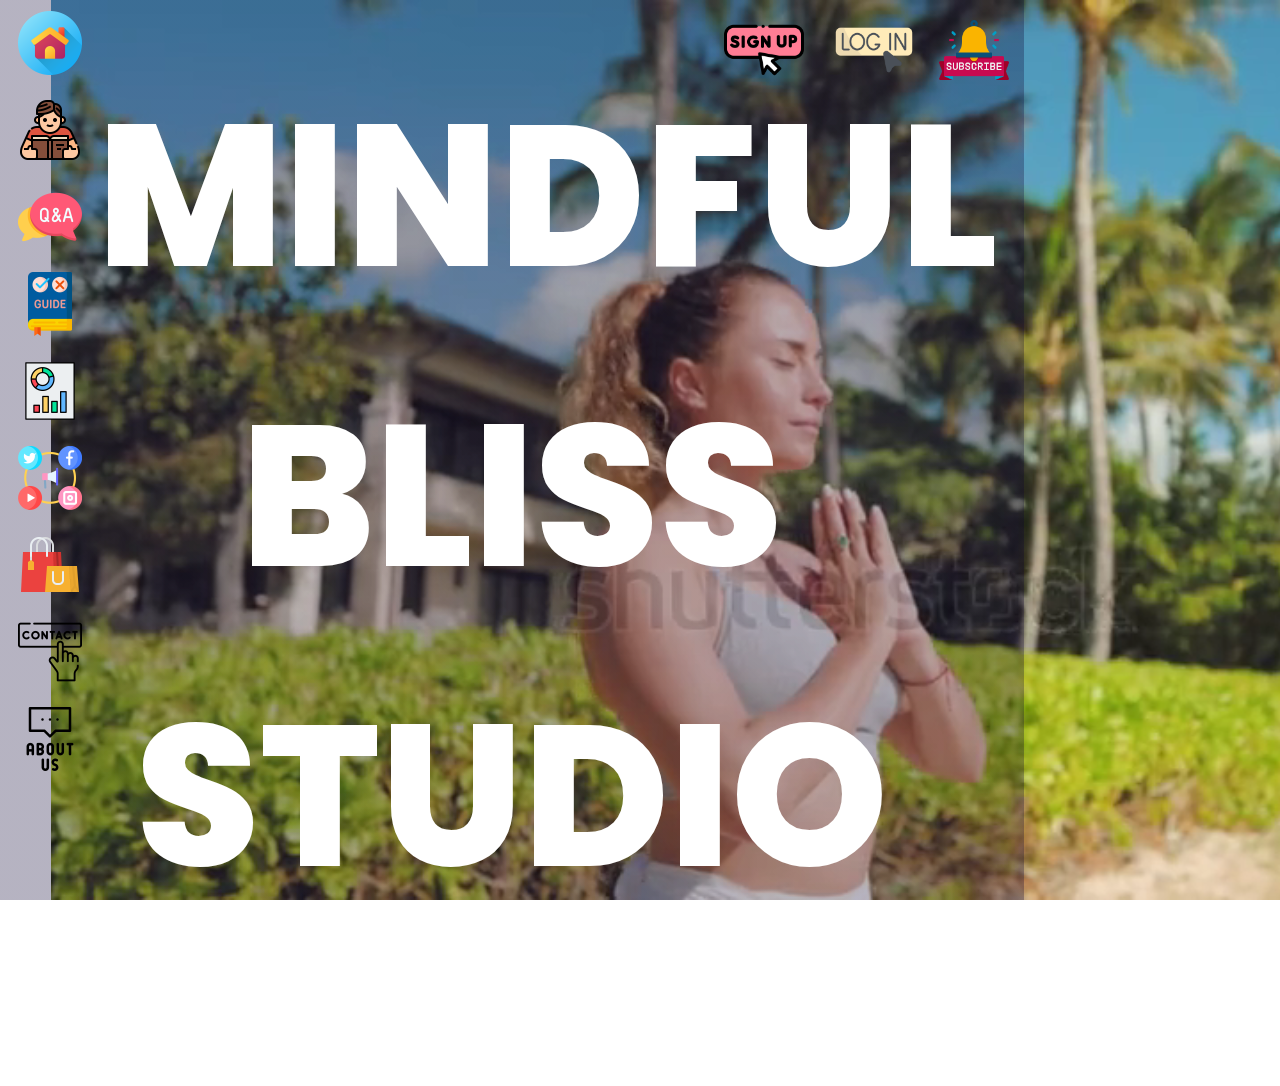
<file: index.html>
<!DOCTYPE html>
<html lang="en">
<head> 
    <meta charset="UTF-8" />
    <meta http-equiv="X-UA-Compatible" content="IE=edge" />
    <meta name="viewport" content = "width = device-width,initial scale=1.0">
    <title>
    HAPPY SOUL
    </title>
    <link rel="stylesheet" href="style.css">
    <link rel="icon" type="image/x-icon" href="icon.png">
</head>
<style>
   
   #subscribe {
       cursor: pointer;
   }
   
 
   .blurred {
       filter: blur(2px); 
   }
</style>
<body>
            <nav class="sidebar">
                <a href="index.html" target="_self" > 
                    <img src="home.png"/>
                 </a>
                 <br>
                 <a href="intro.html" target="_blank" > 
                    <img src="reading.png"/>
                 </a>
                 <br>
                 <a href="why.html" target="_blank" > 
                    <img src="qa.png"/>
                 </a>
                 <br>

                 <a href="session.html" target="_blank" > 
                    <img src="guide.png"/>
                 </a>
                 <br>
                 <a href="tracking.html" target="_blank" > 
                    <img src="tracking.png"/>
                 </a>
                 <br>
                 <a href="media.html" target="_blank" > 
                    <img src="social-media.png"/>
                 </a>
                 <br>
                 <a href="shopping.html" target="_blank" > 
                    <img src="online-shopping.png"/>
                 </a>
                 <br>
                 <a href="contact.html" target="_blank" > 
                    <img src="contact.png"/>
                 </a>
                 <a href="aboutus.html" target="_blank" > 
                    <img src="about-us.png"/>
                 </a>
                
              </nav>
              <div class="container">
              <div class="more">
                <a href="signup.html" target="_blank" > 
                    <img src="signup.png"/>
                 </a>
                 <a href="login.html" target="_blank" > 
                    <img src="log-in.png"/>
                 </a>
                    <img  id="subscribe" src="subscribe.png" onclick="toggleBlur();toggleSubscription()">

                 </a>
            </div>
            </div>
              <div class="hero">
                <video autoplay loop play-inline muted class="back-video">
                    <source src="v1.mp4" type="video/mp4">
                </video>
             <main class="content">
                <h1> MINDFUL BLISS STUDIO</h1>
                <br>
                <h4> Inhale Clarity, Exhale Tension</h4>
             </main>
              </div>

              <script>
               function toggleBlur() {
                   var image = document.getElementById("subscribe");
                   
                   image.classList.toggle("blurred");
               }
               function toggleSubscription() {
            var subscribeButton = document.getElementById("subscribe");
            if (subscribeButton.dataset.subscribed === "true") {
                alert("You unsubscribed!");
                subscribeButton.dataset.subscribed = "false";
            } else {
                alert("Thank you for subscribing! You will now receive updates.");
                subscribeButton.dataset.subscribed = "true";
            }
        }
           </script>
    </body>
</html>
</file>
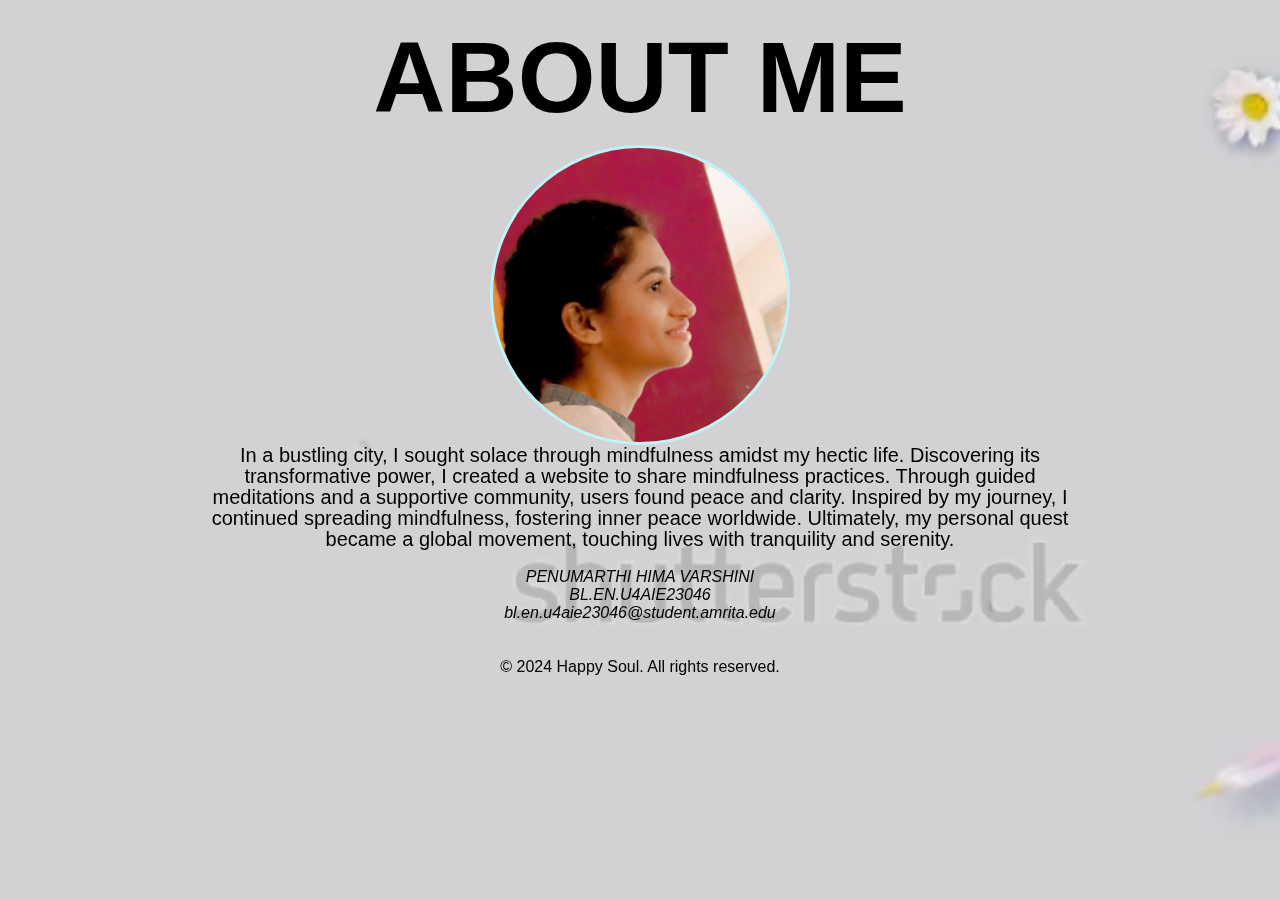
<file: aboutus.html>
<!DOCTYPE html>
<html lang="en">
<head> 
    <meta charset="UTF-8" />
    <meta http-equiv="X-UA-Compatible" content="IE=edge" />
    <meta name="viewport" content = "width = device-width,initial scale=1.0">
    <title>
    HAPPY SOUL
    </title>
    <link rel="stylesheet" href="style3.css">
    <link rel="icon" type="image/x-icon" href="icon.png">
</head>
<body>
    
    <div class="section">
        <video autoplay loop play-inline muted class="back-video">
            <source src="v2.mp4" type="video/mp4">
        </video>
    <div class="hero">
        <article>
            <h1>About me</h1>
            <img src="hima.png">
            <content>

                In a bustling city, I sought solace through mindfulness amidst my hectic life. Discovering its transformative power, I created a website to share mindfulness practices. Through guided meditations and a supportive community, users found peace and clarity. Inspired by my journey, I continued spreading mindfulness, fostering inner peace worldwide. Ultimately, my personal quest became a global movement, touching lives with tranquility and serenity.
            </content>
            <br>
            <br>
          <i>PENUMARTHI HIMA VARSHINI</i>
           <br>
           <i>BL.EN.U4AIE23046</i>
           <br>
        <i>bl.en.u4aie23046@student.amrita.edu</i></article>
        <br>
        <br>
           <footer>
            <p>&copy; 2024 Happy Soul. All rights reserved.</p>
        </footer>
        </article>
        </div>
    </div>
</body>
</html>
</file>
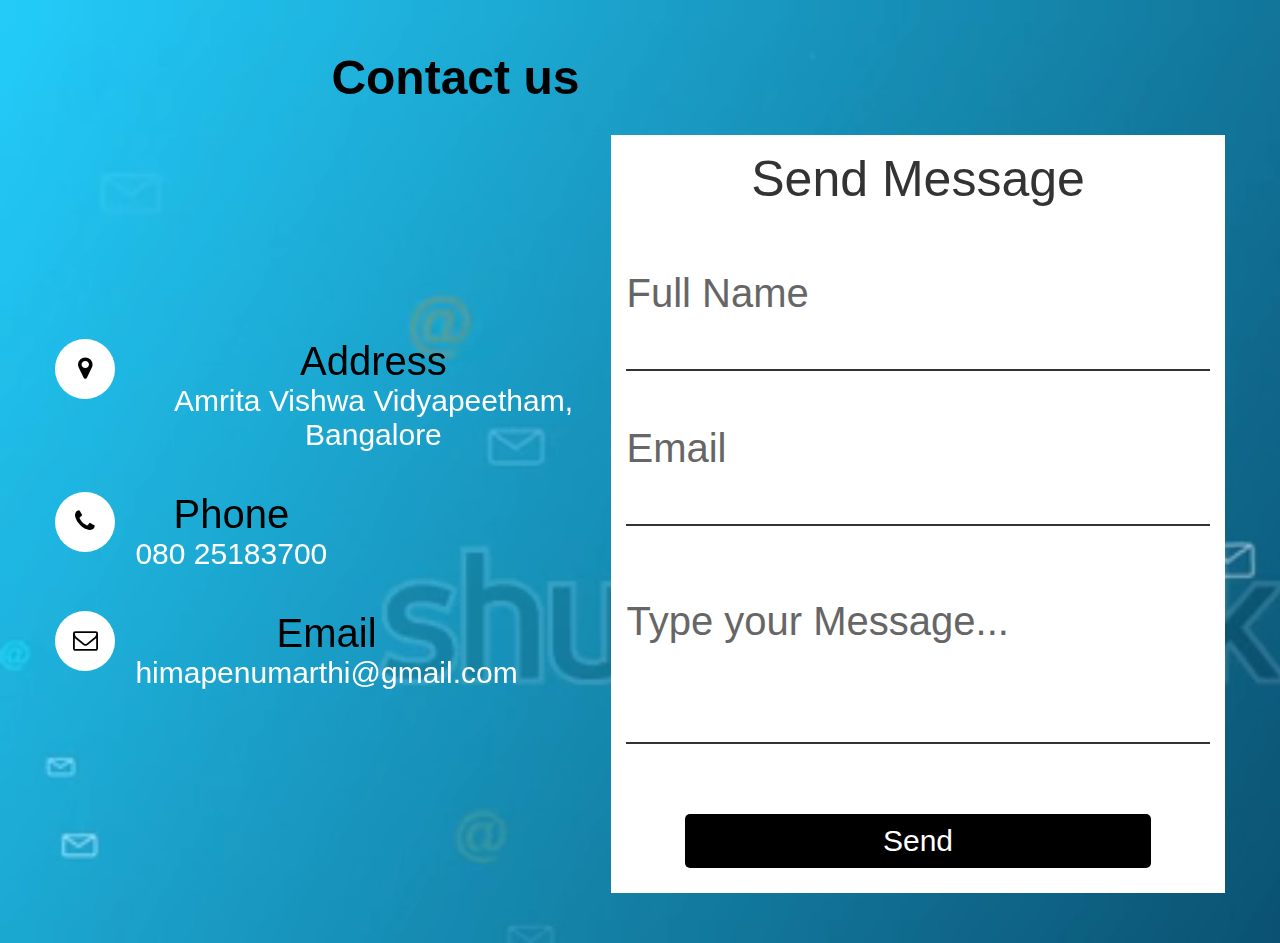
<file: contact.html>
<!DOCTYPE html>
<html lang="en">
<head> 
    <meta charset="UTF-8" />
    <meta http-equiv="X-UA-Compatible" content="IE=edge" />
    <meta name="viewport" content = "width = device-width,initial scale=1.0">
    <title>
    HAPPY SOUL
    </title>
    <link rel="stylesheet" href="https://cdnjs.cloudflare.com/ajax/libs/font-awesome/4.7.0/css/font-awesome.min.css">	
    <link rel="stylesheet" href="style4.css">
    <link rel="icon" type="image/x-icon" href="icon.png">
</head>

<section class="contact">
    <div class="section">
    <video autoplay loop play-inline muted class="back-video">
        <source src="v3.mp4" type="video/mp4">
    </video>
    <div class="content">
        <h2>Contact us</h2>
    </div>
    <div class="container">
        <div class="contactInfo">
            <div class="box">
            <div class="icon">
                <i class="fa fa-map-marker" aria-hidden="true"></i></div>
                <div class="text">
                    <h3>Address</h3>
                    <p>
                        Amrita Vishwa Vidyapeetham, Bangalore 
                    </p>
                </div>
            </div>
                    <div class="box">
                    <div class="icon">
                        <i class="fa fa-phone" aria-hidden="true"></i>
                    </div>
                        <div class="text">
                            <h3>Phone</h3>
                            <p>080 25183700
                            </p>
                        </div>
                    </div>
                            <div class="box">
                            <div class="icon"><i class="fa fa-envelope-o" aria-hidden="true"></i></div>
                                <div class="text">
                                    <h3>Email</h3>
                                    <p>
                himapenumarthi@gmail.com
                                    </p>
                                </div>
                            </div>
                            </div>
                            <div class="contactForm">
                                <form>
                                    <h2>Send Message</h2>
                                    <br>
                                    <br>
                                    <div class="inputbox">
                                        <span>Full Name</span>
                                        <input type="text" name="" required>
                                
                                        </div>
                                        <br>
                                       
                                        <div class="inputbox">
                                            <span>Email</span>
                                             <input type="text" name="" required>
                                            </div>
                                            
                                            <div class="inputbox">
                                                <br>
                                                <br>
                                                <span>Type your Message...</span>
                                                <textarea required></textarea>
                                                </div>
                                                <br>
                                                <br>
                                                <div class="inputbox">
                                                    <input type="submit" name="" value="Send">
                                    </div>
                                </form>
                            </div>
        </div>
</section>

    </form>
</div>
</body>
</html>
</file>
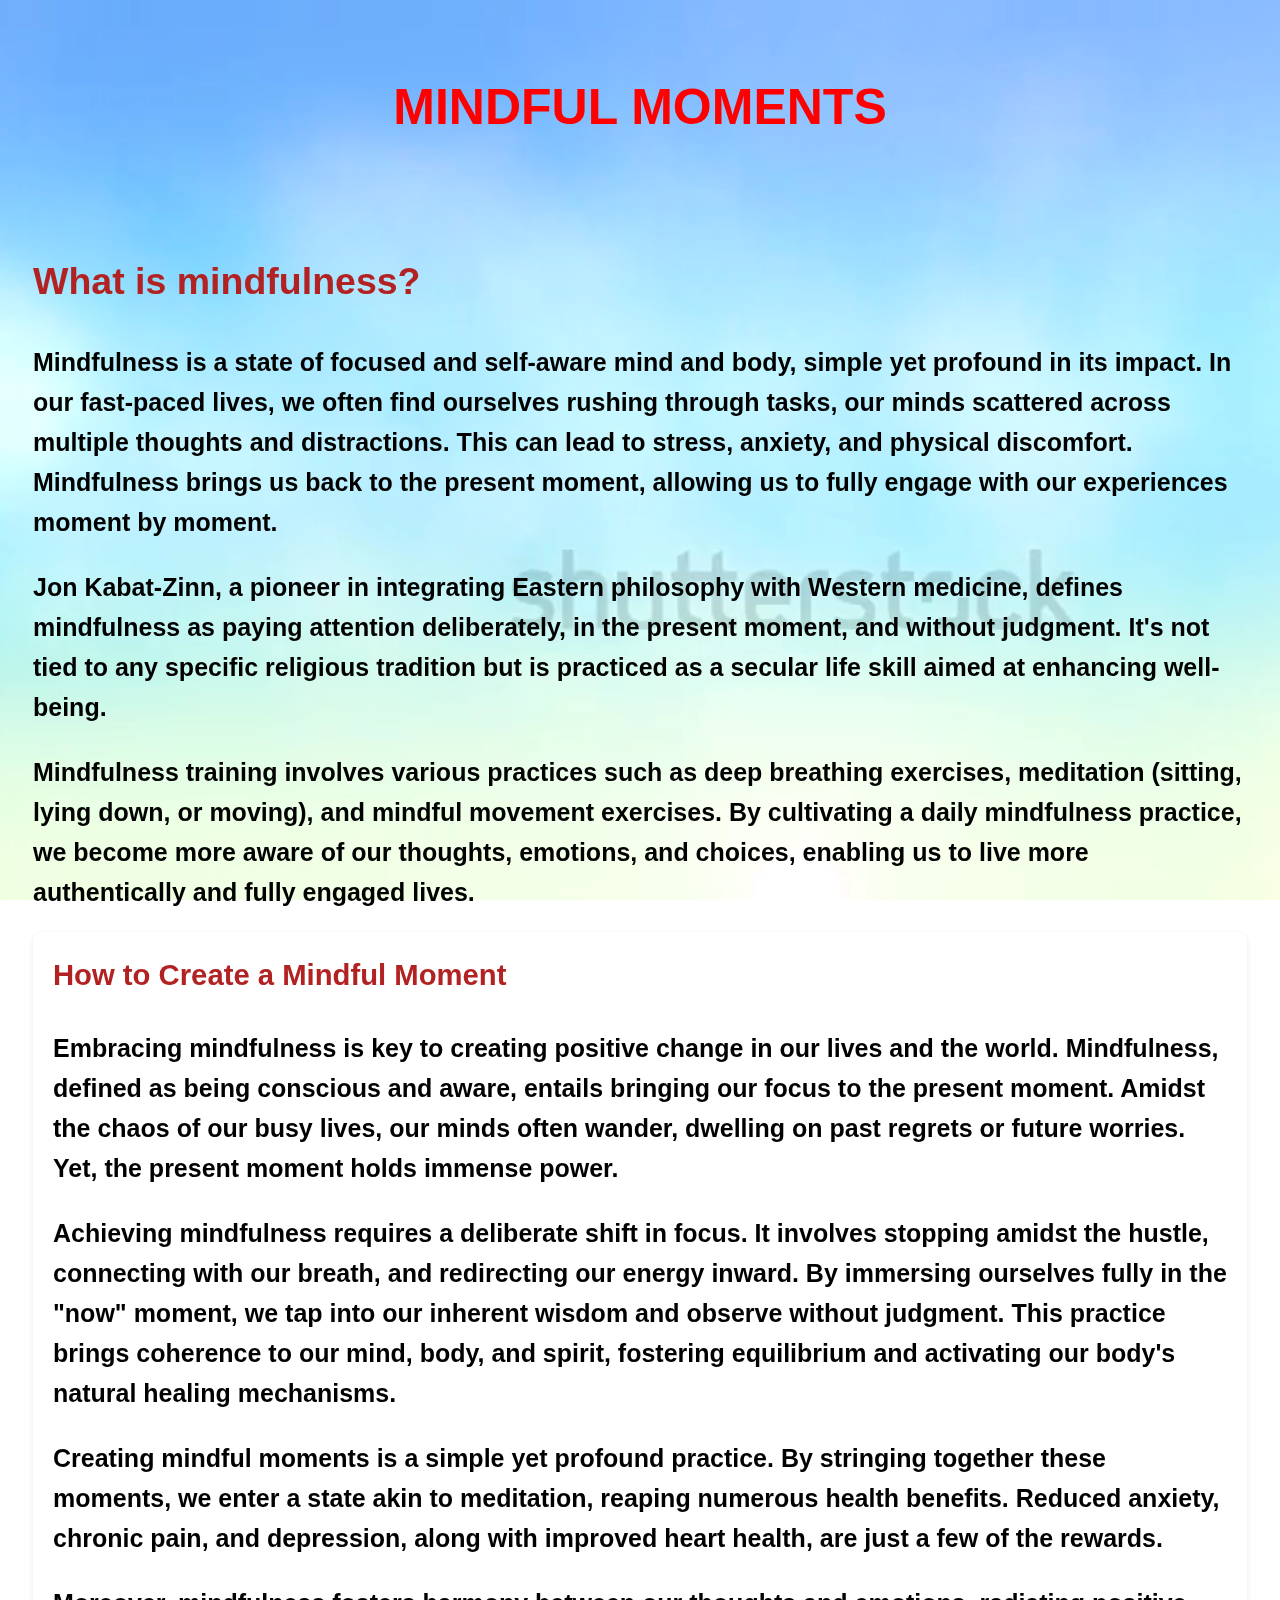
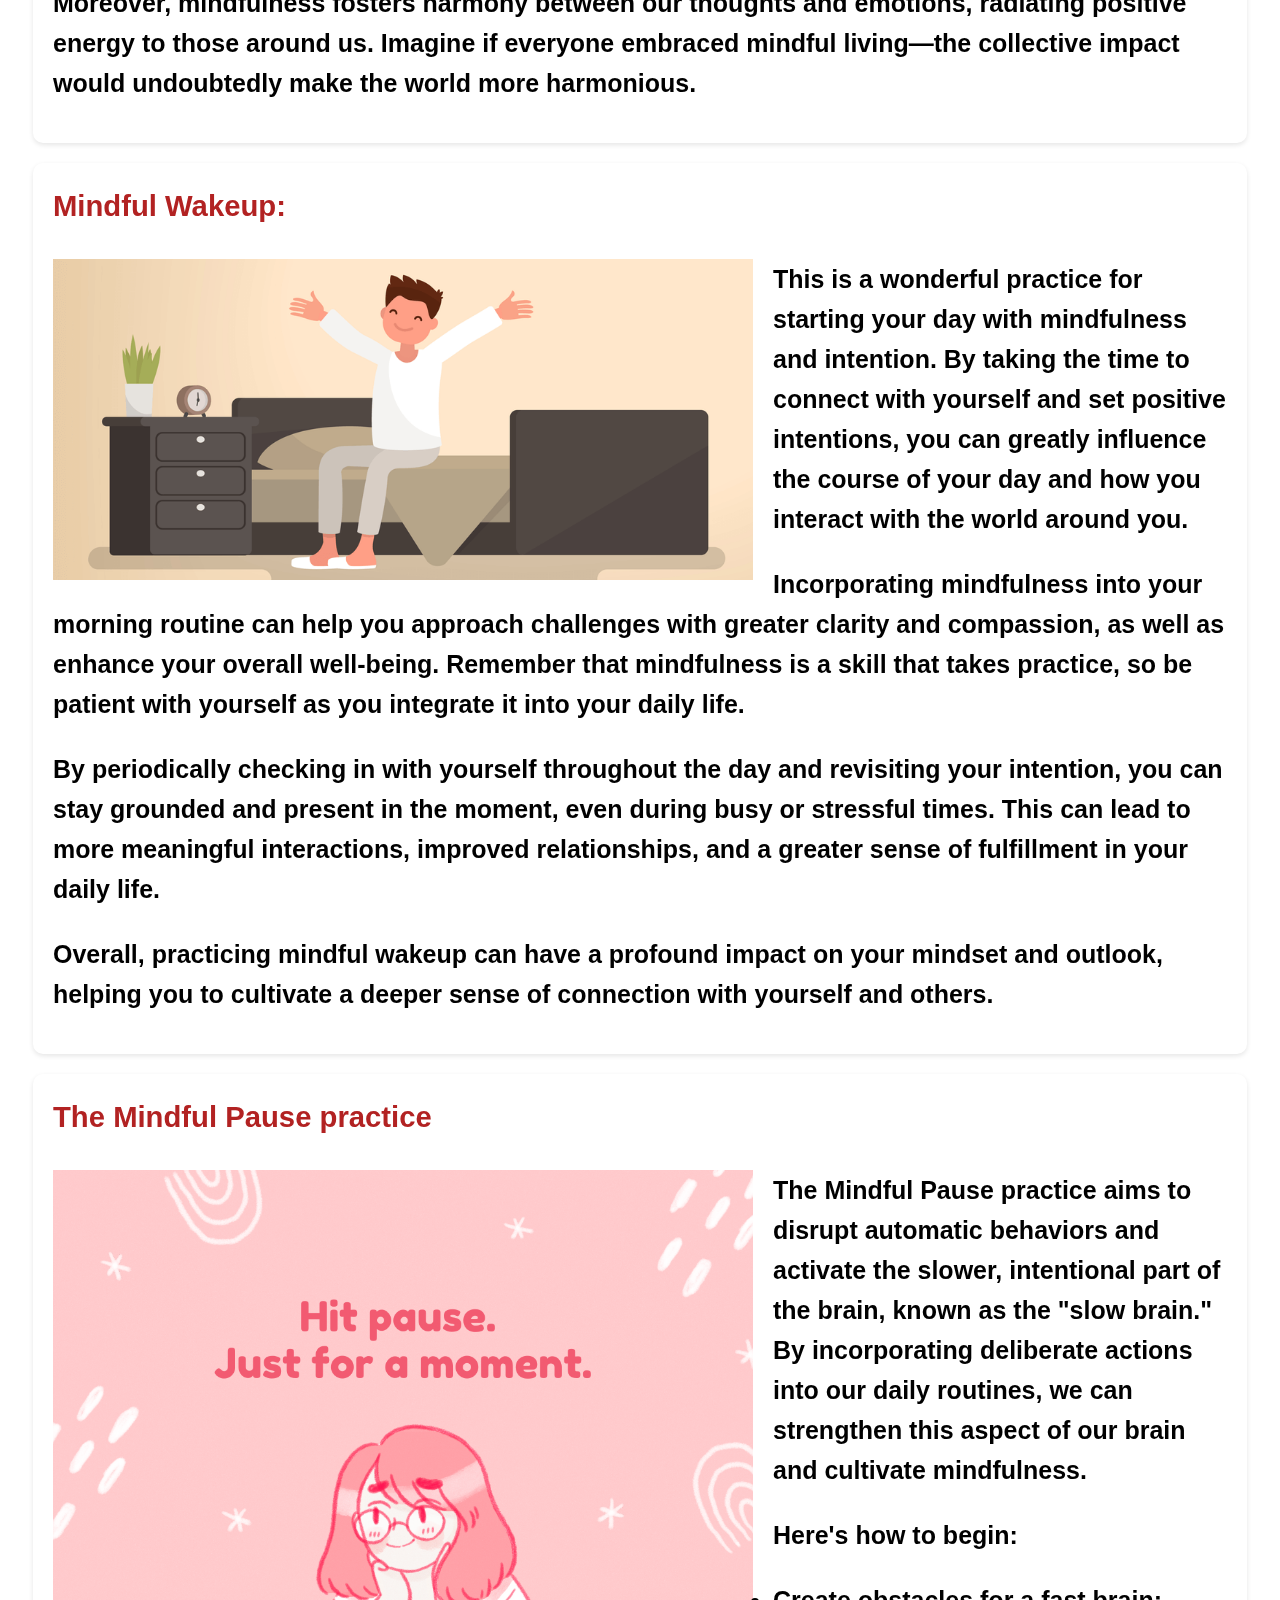
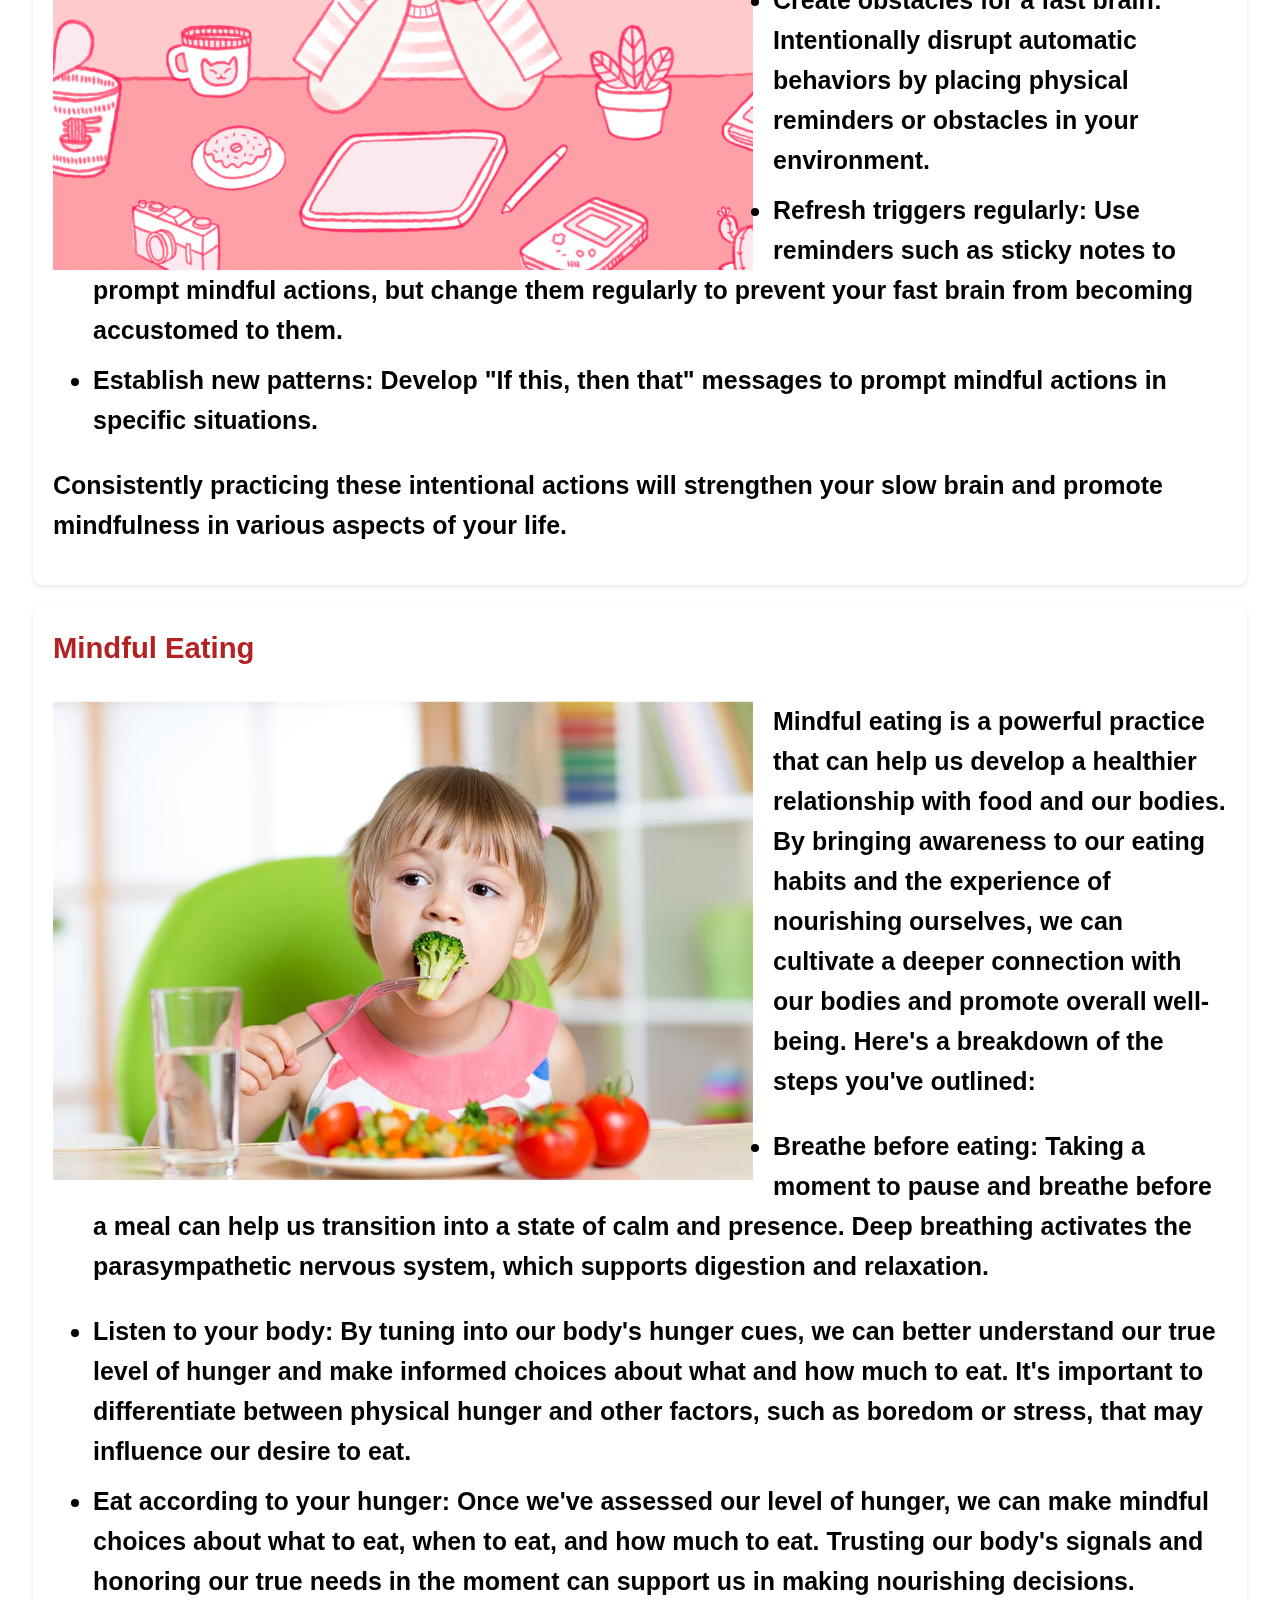
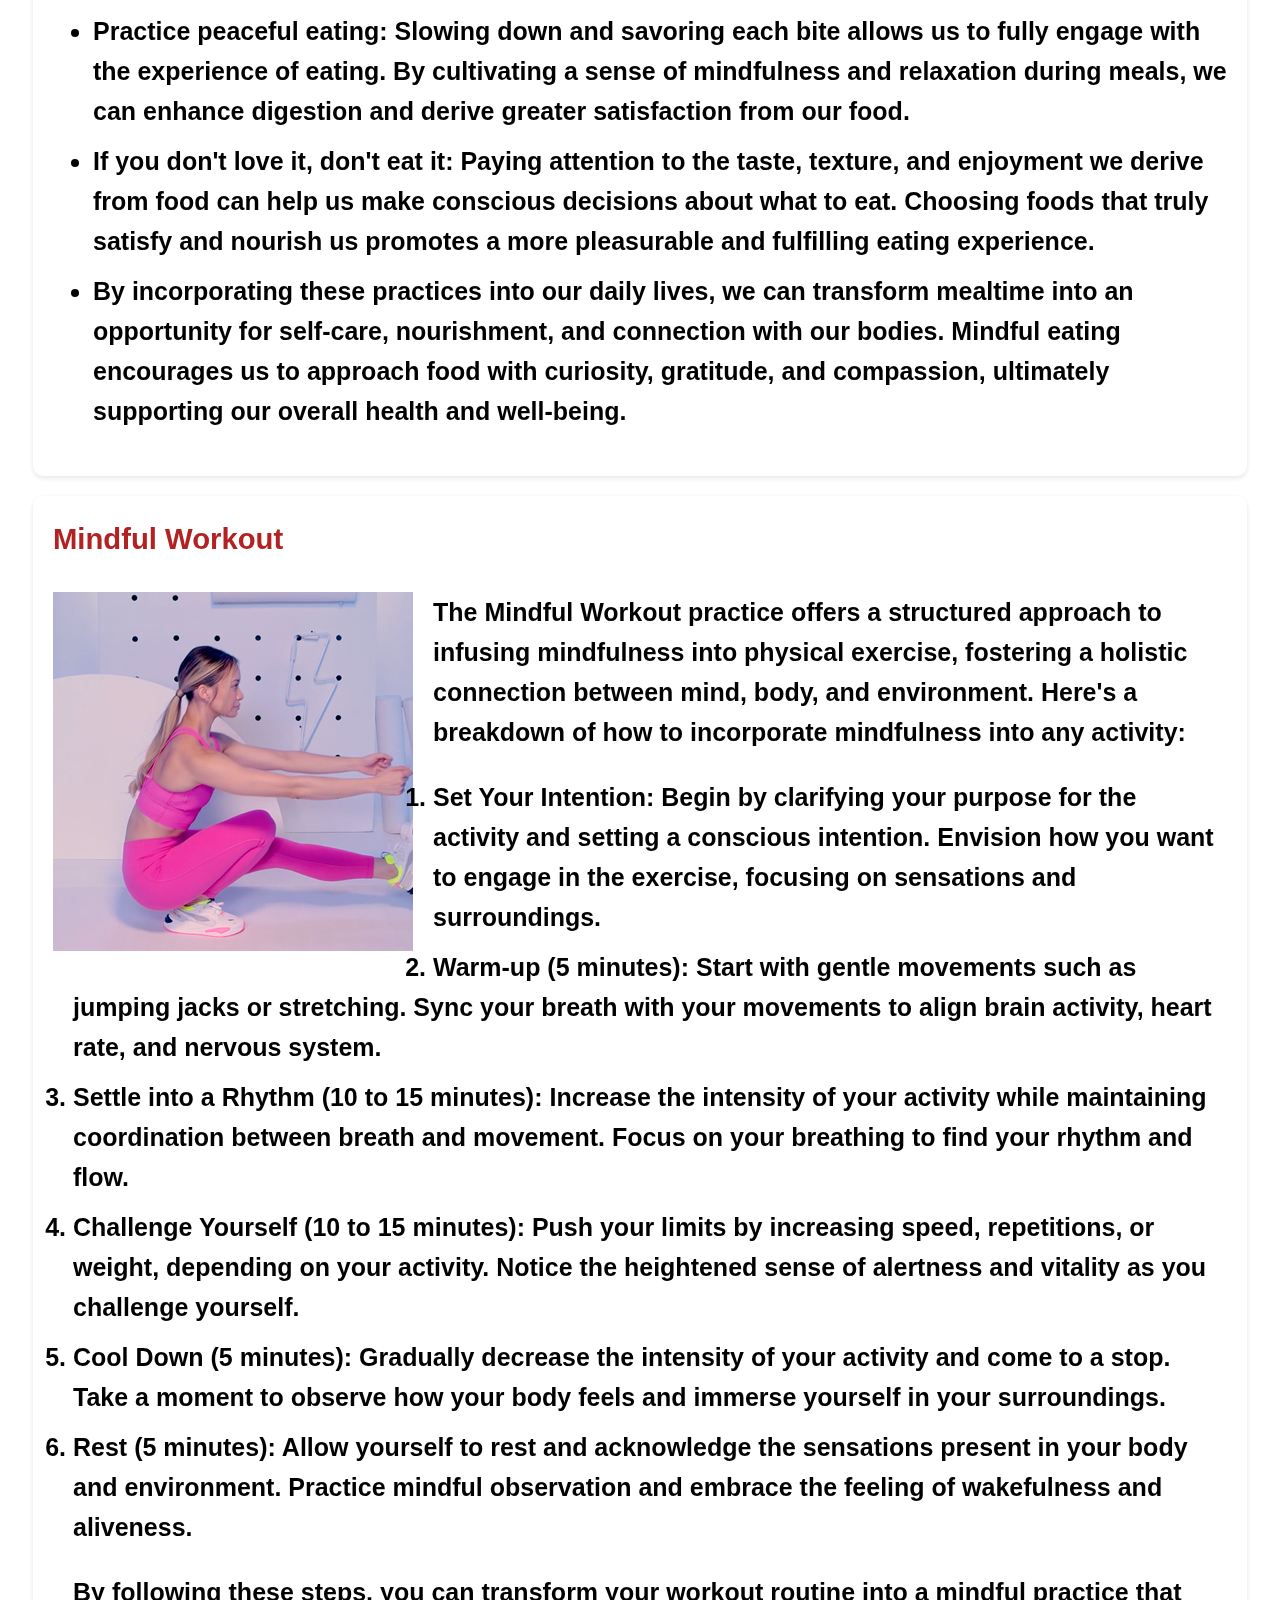
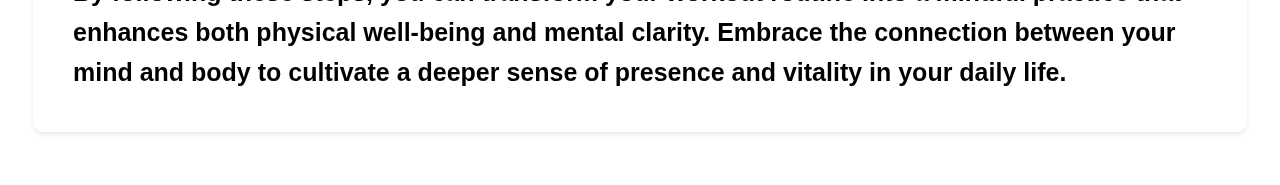
<file: intro.html>
<!DOCTYPE html>
<html lang="en">
<head> 
    <meta charset="UTF-8" />
    <meta http-equiv="X-UA-Compatible" content="IE=edge" />
    <meta name="viewport" content = "width = device-width,initial scale=1.0">
    <title>
    HAPPY SOUL
    </title>
    <link rel="stylesheet" href="style9.css">
    <link rel="icon" type="image/x-icon" href="icon.png">
</head>
<body>
    
        <video autoplay loop play-inline muted class="back-video">
            <source src="v6.mp4" type="video/mp4">
        </video>
    <header>
        <h1>MINDFUL MOMENTS</h1>
    </header>
    <main>
        <section>
            <h2>What is mindfulness?</h2>
            <p>Mindfulness is a state of focused and self-aware mind and body, simple yet profound in its impact. In our fast-paced lives, we often find ourselves rushing through tasks, our minds scattered across multiple thoughts and distractions. This can lead to stress, anxiety, and physical discomfort. Mindfulness brings us back to the present moment, allowing us to fully engage with our experiences moment by moment.</p>
            <p>Jon Kabat-Zinn, a pioneer in integrating Eastern philosophy with Western medicine, defines mindfulness as paying attention deliberately, in the present moment, and without judgment. It's not tied to any specific religious tradition but is practiced as a secular life skill aimed at enhancing well-being.</p>
            <p>Mindfulness training involves various practices such as deep breathing exercises, meditation (sitting, lying down, or moving), and mindful movement exercises. By cultivating a daily mindfulness practice, we become more aware of our thoughts, emotions, and choices, enabling us to live more authentically and fully engaged lives.</p>
        </section>

        <section>
            <div class="practice">
                <h3>How to Create a Mindful Moment</h3>
                <p>Embracing mindfulness is key to creating positive change in our lives and the world. Mindfulness, defined as being conscious and aware, entails bringing our focus to the present moment. Amidst the chaos of our busy lives, our minds often wander, dwelling on past regrets or future worries. Yet, the present moment holds immense power.</p>
                <p>Achieving mindfulness requires a deliberate shift in focus. It involves stopping amidst the hustle, connecting with our breath, and redirecting our energy inward. By immersing ourselves fully in the "now" moment, we tap into our inherent wisdom and observe without judgment. This practice brings coherence to our mind, body, and spirit, fostering equilibrium and activating our body's natural healing mechanisms.</p>
                <p>Creating mindful moments is a simple yet profound practice. By stringing together these moments, we enter a state akin to meditation, reaping numerous health benefits. Reduced anxiety, chronic pain, and depression, along with improved heart health, are just a few of the rewards.</p>
                <p>Moreover, mindfulness fosters harmony between our thoughts and emotions, radiating positive energy to those around us. Imagine if everyone embraced mindful living—the collective impact would undoubtedly make the world more harmonious.</p>
            </div>
        </section>

        <section>
            <div class="practice">
                <h3> Mindful Wakeup:</h3>
                <img src="wakeup.png">
                <p>This is a wonderful practice for starting your day with mindfulness and intention. By taking the time to connect with yourself and set positive intentions, you can greatly influence the course of your day and how you interact with the world around you.</p>
                <p>Incorporating mindfulness into your morning routine can help you approach challenges with greater clarity and compassion, as well as enhance your overall well-being. Remember that mindfulness is a skill that takes practice, so be patient with yourself as you integrate it into your daily life.</p>         
                <p>By periodically checking in with yourself throughout the day and revisiting your intention, you can stay grounded and present in the moment, even during busy or stressful times. This can lead to more meaningful interactions, improved relationships, and a greater sense of fulfillment in your daily life.</p>
                <p>Overall, practicing mindful wakeup can have a profound impact on your mindset and outlook, helping you to cultivate a deeper sense of connection with yourself and others.</p>
            </div>
        </section>
        
        <section>
            <div class="practice">
                <h3>The Mindful Pause practice</h3>
                <img src="pause.png">
                <p>The Mindful Pause practice aims to disrupt automatic behaviors and activate the slower, intentional part of the brain, known as the "slow brain." By incorporating deliberate actions into our daily routines, we can strengthen this aspect of our brain and cultivate mindfulness.</p>
                <p>Here's how to begin:</p>
                <ul>
                    <li>Create obstacles for a fast brain: Intentionally disrupt automatic behaviors by placing physical reminders or obstacles in your environment.</li>
                    <li>Refresh triggers regularly: Use reminders such as sticky notes to prompt mindful actions, but change them regularly to prevent your fast brain from becoming accustomed to them.</li>
                    <li>Establish new patterns: Develop "If this, then that" messages to prompt mindful actions in specific situations.</li>
                </ul>
                <p>Consistently practicing these intentional actions will strengthen your slow brain and promote mindfulness in various aspects of your life.</p>
            </div>
        </section>
        <section>
            <div class="practice">
                <h3>Mindful Eating </h3>
                <img src="eating.jpg">
                <p> Mindful eating is a powerful practice that can help us develop a healthier relationship with food and our bodies. By bringing awareness to our eating habits and the experience of nourishing ourselves, we can cultivate a deeper connection with our bodies and promote overall well-being. Here's a breakdown of the steps you've outlined:</p>
                <ul>

                <li>Breathe before eating: Taking a moment to pause and breathe before a meal can help us transition into a state of calm and presence. Deep breathing activates the parasympathetic nervous system, which supports digestion and relaxation. </p>
                <li>Listen to your body: By tuning into our body's hunger cues, we can better understand our true level of hunger and make informed choices about what and how much to eat. It's important to differentiate between physical hunger and other factors, such as boredom or stress, that may influence our desire to eat. </li>
                <li> Eat according to your hunger: Once we've assessed our level of hunger, we can make mindful choices about what to eat, when to eat, and how much to eat. Trusting our body's signals and honoring our true needs in the moment can support us in making nourishing decisions.</li>
                <li>Practice peaceful eating: Slowing down and savoring each bite allows us to fully engage with the experience of eating. By cultivating a sense of mindfulness and relaxation during meals, we can enhance digestion and derive greater satisfaction from our food.</li>
                <li>If you don't love it, don't eat it: Paying attention to the taste, texture, and enjoyment we derive from food can help us make conscious decisions about what to eat. Choosing foods that truly satisfy and nourish us promotes a more pleasurable and fulfilling eating experience.</li>
                <li>By incorporating these practices into our daily lives, we can transform mealtime into an opportunity for self-care, nourishment, and connection with our bodies. Mindful eating encourages us to approach food with curiosity, gratitude, and compassion, ultimately supporting our overall health and well-being.</li>
                </ul>
            </div>
        </section>
        <section>
            <div class="practice">
                <h3>Mindful Workout </h3>
                <img src="workout.png">
                <p>The Mindful Workout practice offers a structured approach to infusing mindfulness into physical exercise, fostering a holistic connection between mind, body, and environment. Here's a breakdown of how to incorporate mindfulness into any activity:</p>
                <ol>
                <li>Set Your Intention: Begin by clarifying your purpose for the activity and setting a conscious intention. Envision how you want to engage in the exercise, focusing on sensations and surroundings.</li>
                <li>Warm-up (5 minutes): Start with gentle movements such as jumping jacks or stretching. Sync your breath with your movements to align brain activity, heart rate, and nervous system. </li>
                <li>Settle into a Rhythm (10 to 15 minutes): Increase the intensity of your activity while maintaining coordination between breath and movement. Focus on your breathing to find your rhythm and flow. </li>
                <li>Challenge Yourself (10 to 15 minutes): Push your limits by increasing speed, repetitions, or weight, depending on your activity. Notice the heightened sense of alertness and vitality as you challenge yourself. </li>
                <li>Cool Down (5 minutes): Gradually decrease the intensity of your activity and come to a stop. Take a moment to observe how your body feels and immerse yourself in your surroundings.</li>
                <li>Rest (5 minutes): Allow yourself to rest and acknowledge the sensations present in your body and environment. Practice mindful observation and embrace the feeling of wakefulness and aliveness.</li>
                <p>By following these steps, you can transform your workout routine into a mindful practice that enhances both physical well-being and mental clarity. Embrace the connection between your mind and body to cultivate a deeper sense of presence and vitality in your daily life.</p>
                </ol>
            </div>
        </section>

    </div>
    </main>
</body>
</html>
</file>
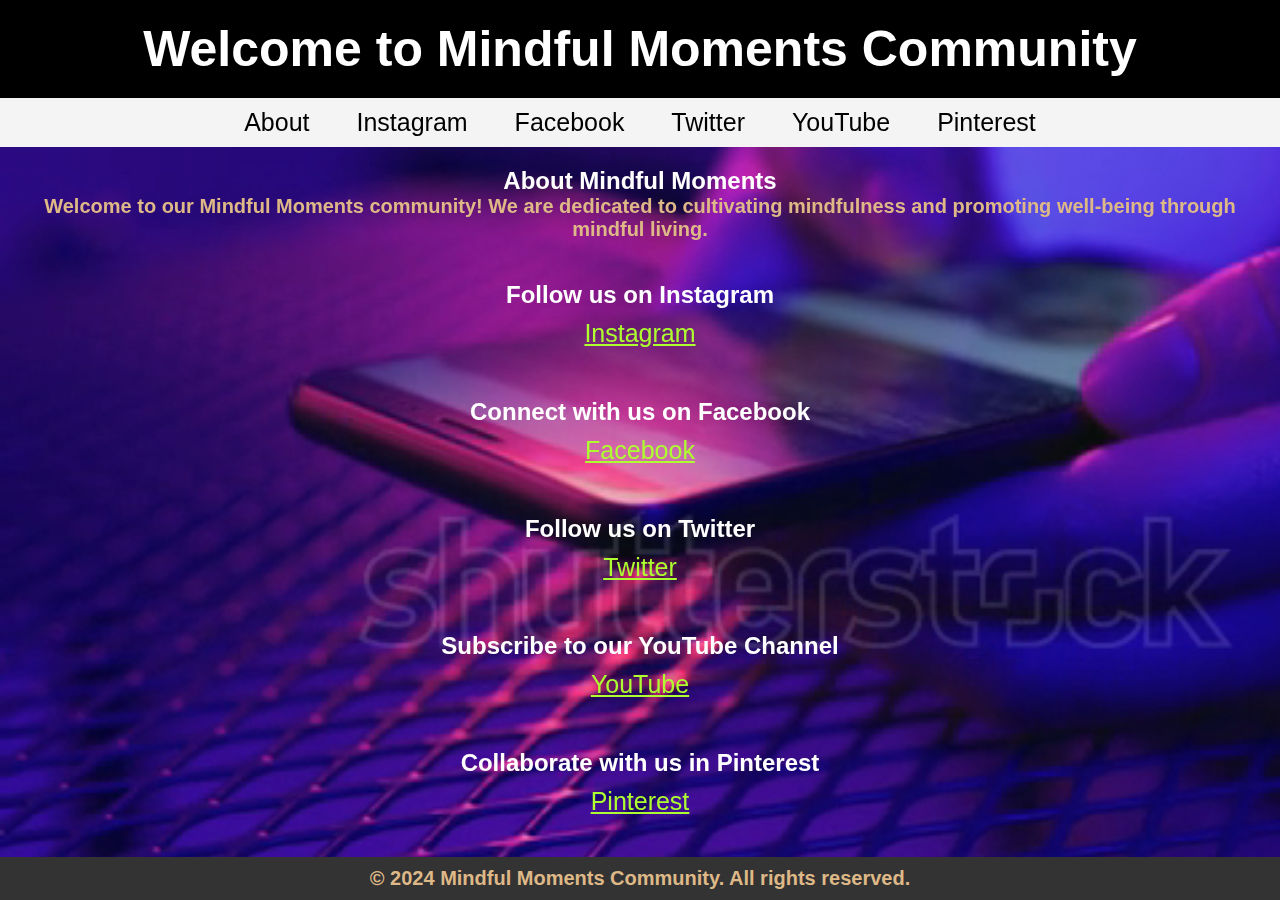
<file: media.html>
<!DOCTYPE html>
<html lang="en">
<head> 
    <meta charset="UTF-8" />
    <meta http-equiv="X-UA-Compatible" content="IE=edge" />
    <meta name="viewport" content = "width = device-width,initial scale=1.0">
    <title>
    HAPPY SOUL
    </title>
    <link rel="stylesheet" href="style6.css">
    <link rel="icon" type="image/x-icon" href="icon.png">
</head>
<body>
   
    <div class="section">
    <video autoplay loop play-inline muted class="back-video">
        <source src="v4.mp4" type="video/mp4">
    </video>
    <header>
        <h1>Welcome to Mindful Moments Community</h1>
    </header>
    <nav>
        <a href="#about">About</a>
        <a href="#instagram">Instagram</a>
        <a href="#facebook">Facebook</a>
        <a href="#twitter">Twitter</a>
        <a href="#youtube">YouTube</a>
        <a href="#pinterest">Pinterest</a>
     
    </nav>
    <section id="about">
        <h2>About Mindful Moments</h2>
        <p>Welcome to our Mindful Moments community! We are dedicated to cultivating mindfulness and promoting well-being through mindful living.</p>
    </section>
    <section id="instagram">
        <h2>Follow us on Instagram</h2>
        <div class="social-links">
            <a href="https://www.instagram.com/mindfulmoments/">Instagram</a>
        </div>
    </section>
    <section id="facebook">
        <h2>Connect with us on Facebook</h2>
        <div class="social-links">
            <a href="https://www.facebook.com/mindfulmoments/">Facebook</a>
        </div>
    </section>
    <section id="twitter">
        <h2>Follow us on Twitter</h2>
        <div class="social-links">
            <a href="https://twitter.com/mindfulmoments/">Twitter</a>
        </div>
    </section>
    <section id="youtube">
        <h2>Subscribe to our YouTube Channel</h2>
        <div class="social-links">
            <a href="https://youtube.com/@ThePocketMentor?si=U4BITDs9lfRgRCdj">YouTube</a>
        </div>
    </section>
    <section id="pinterest">
        <h2> Collaborate with us in Pinterest </h2>
        <div class="social-links">
            <a href="https://in.pinterest.com/pin/441915782185242229/">Pinterest</a>
        </div>
    </section>
    <footer>
        <p>&copy; 2024 Mindful Moments Community. All rights reserved.</p>
    </footer>
</div>
</body>
</html>
</file>
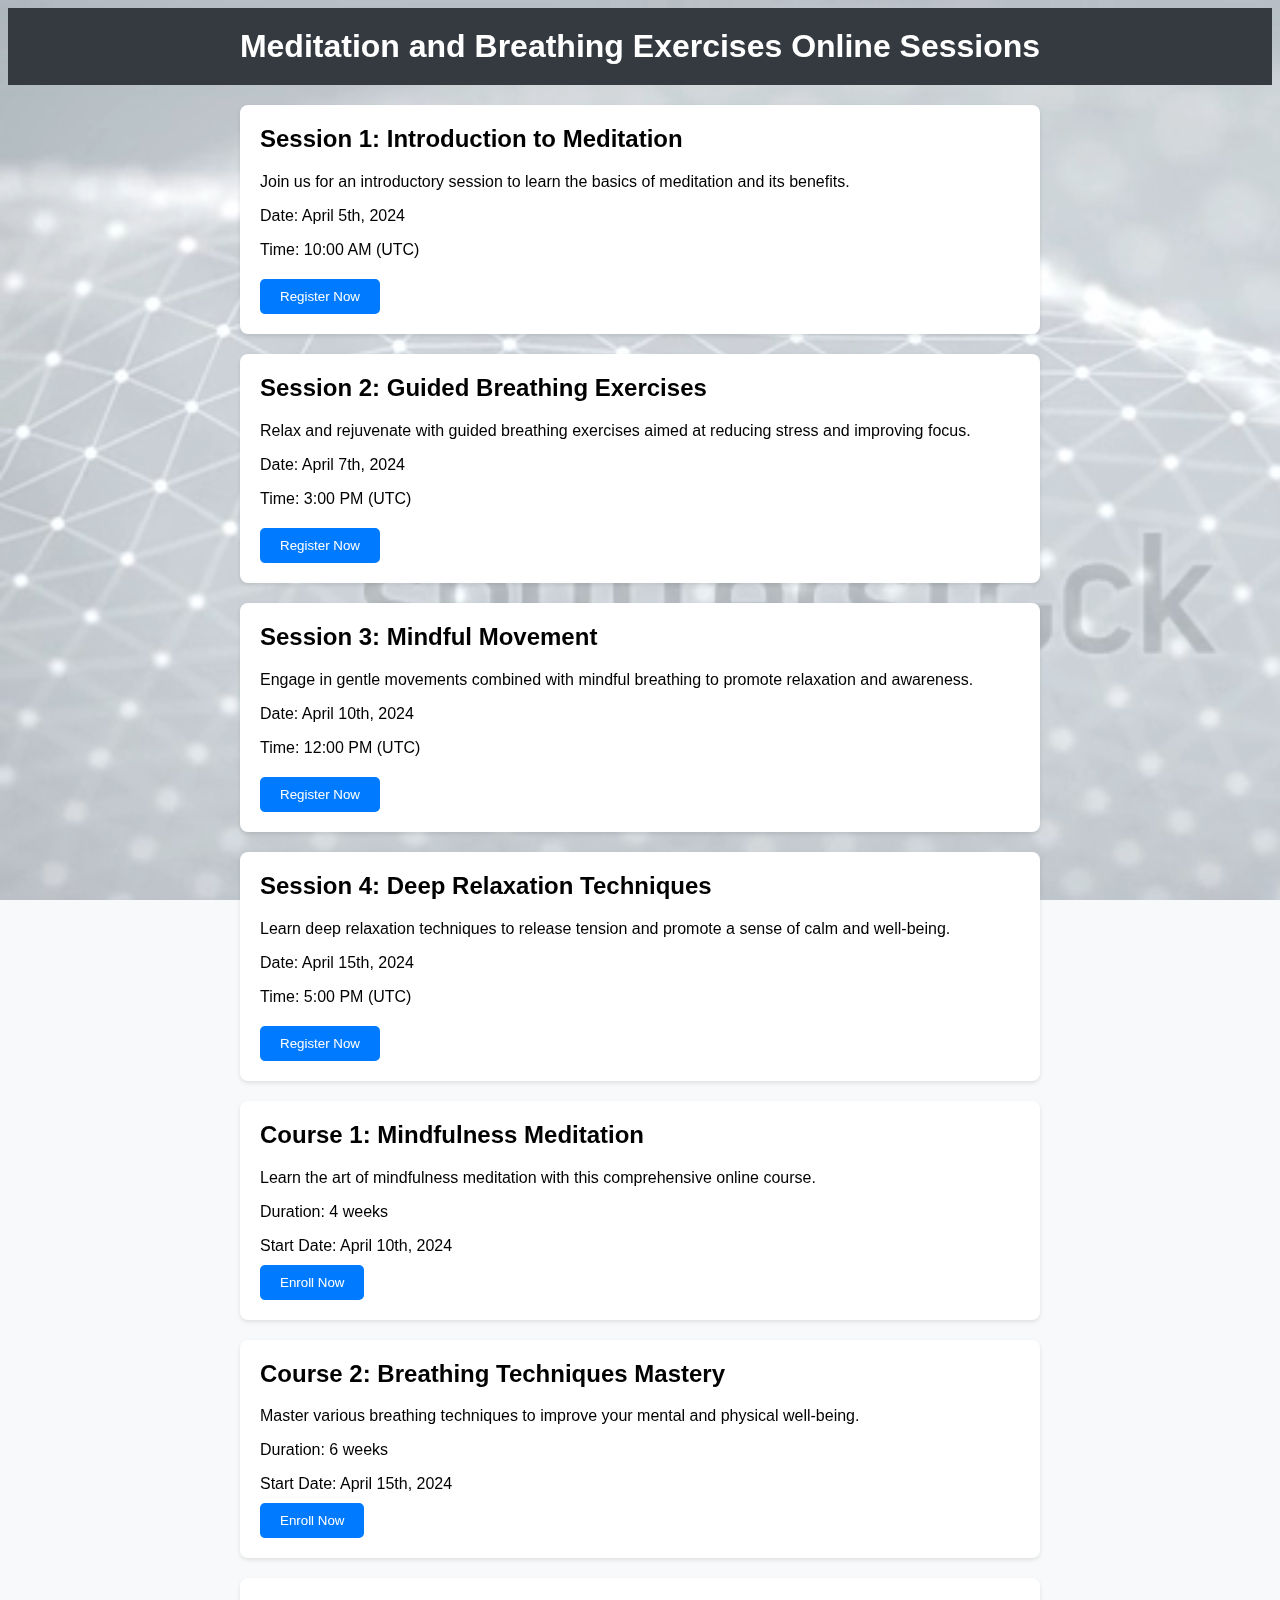
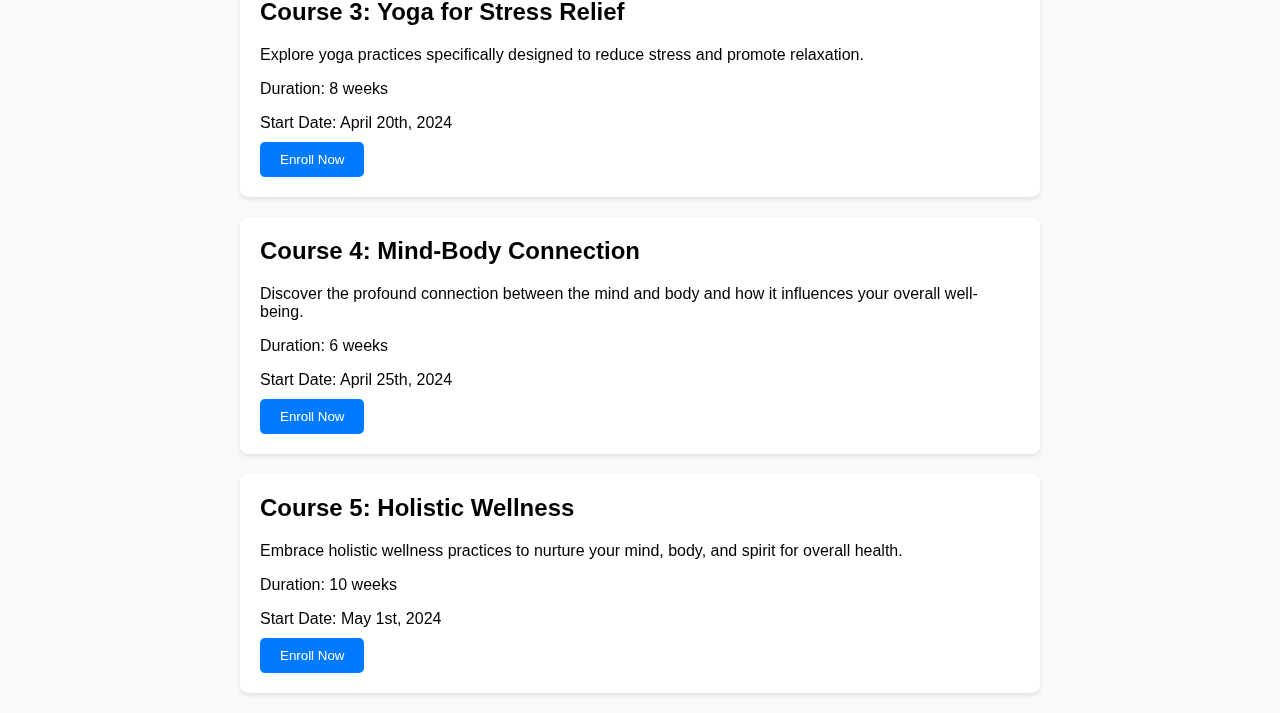
<file: session.html>
<!DOCTYPE html>
<html lang="en">
<head>
  <meta charset="UTF-8">
  <meta name="viewport" content="width=device-width, initial-scale=1.0">
  <title>HAPPY SOUL</title>
 
  <link rel="stylesheet" href="style7.css">
  <link rel="icon" type="image/x-icon" href="icon.png">
</head>
<body>
  
    <video autoplay loop play-inline muted class="back-video">
        <source src="v5.mp4" type="video/mp4">
    </video>
      <header>
        <h1>Meditation and Breathing Exercises Online Sessions</h1>
      </header>
      <div class="container">
        <div class="session">
          <h2>Session 1: Introduction to Meditation</h2>
          <p>Join us for an introductory session to learn the basics of meditation and its benefits.</p>
          <p>Date: April 5th, 2024</p>
          <p>Time: 10:00 AM (UTC)</p>
          <div class="timer" id="timer1"></div>
          <button onclick="toggleForm('1')">Register Now</button>
          <div class="register-form" id="registerForm1">
            <input type="text" class="form-control" placeholder="Your Name">
            <input type="email" class="form-control" placeholder="Your Email">
            <input type="submit" class="btn btn-primary" value="Register">
          </div>
        </div>
        <div class="session">
          <h2>Session 2: Guided Breathing Exercises</h2>
          <p>Relax and rejuvenate with guided breathing exercises aimed at reducing stress and improving focus.</p>
          <p>Date: April 7th, 2024</p>
          <p>Time: 3:00 PM (UTC)</p>
          <div class="timer" id="timer2"></div>
          <button onclick="toggleForm('2')">Register Now</button>
          <div class="register-form" id="registerForm2">
            <input type="text" class="form-control" placeholder="Your Name">
            <input type="email" class="form-control" placeholder="Your Email">
            <input type="submit" class="btn btn-primary" value="Register">
          </div>
        </div>
        <div class="session">
          <h2>Session 3: Mindful Movement</h2>
          <p>Engage in gentle movements combined with mindful breathing to promote relaxation and awareness.</p>
          <p>Date: April 10th, 2024</p>
          <p>Time: 12:00 PM (UTC)</p>
          <div class="timer" id="timer3"></div>
          <button onclick="toggleForm('3')">Register Now</button>
          <div class="register-form" id="registerForm3">
            <input type="text" class="form-control" placeholder="Your Name">
            <input type="email" class="form-control" placeholder="Your Email">
            <input type="submit" class="btn btn-primary" value="Register">
          </div>
        </div>
        <div class="session">
          <h2>Session 4: Deep Relaxation Techniques</h2>
          <p>Learn deep relaxation techniques to release tension and promote a sense of calm and well-being.</p>
          <p>Date: April 15th, 2024</p>
          <p>Time: 5:00 PM (UTC)</p>
          <div class="timer" id="timer4"></div>
          <button onclick="toggleForm('4')">Register Now</button>
          <div class="register-form" id="registerForm4">
            <input type="text" class="form-control" placeholder="Your Name">
            <input type="email" class="form-control" placeholder="Your Email">
            <input type="submit" class="btn btn-primary" value="Register">
          </div>
        </div>
        <div class="course">
          <h2>Course 1: Mindfulness Meditation</h2>
          <p>Learn the art of mindfulness meditation with this comprehensive online course.</p>
          <p>Duration: 4 weeks</p>
          <p>Start Date: April 10th, 2024</p>
          <button>Enroll Now</button>
        </div>
        <div class="course">
          <h2>Course 2: Breathing Techniques Mastery</h2>
          <p>Master various breathing techniques to improve your mental and physical well-being.</p>
          <p>Duration: 6 weeks</p>
          <p>Start Date: April 15th, 2024</p>
          <button>Enroll Now</button>
        </div>
        <div class="course">
          <h2>Course 3: Yoga for Stress Relief</h2>
          <p>Explore yoga practices specifically designed to reduce stress and promote relaxation.</p>
          <p>Duration: 8 weeks</p>
          <p>Start Date: April 20th, 2024</p>
          <button>Enroll Now</button>
        </div>
        <div class="course">
          <h2>Course 4: Mind-Body Connection</h2>
          <p>Discover the profound connection between the mind and body and how it influences your overall well-being.</p>
          <p>Duration: 6 weeks</p>
          <p>Start Date: April 25th, 2024</p>
          <button>Enroll Now</button>
        </div>
        <div class="course">
          <h2>Course 5: Holistic Wellness</h2>
          <p>Embrace holistic wellness practices to nurture your mind, body, and spirit for overall health.</p>
          <p>Duration: 10 weeks</p>
          <p>Start Date: May 1st, 2024</p>
          <button>Enroll Now</button>
        </div>
        <!-- Add more sessions and courses here -->
      </div>
    
      <script>
        // Countdown Timer
        function getTimeRemaining(endtime) {
          const total = Date.parse(endtime) - Date.parse(new Date());
          const seconds = Math.floor((total / 1000) % 60);
          const minutes = Math.floor((total / 1000 / 60) % 60);
          const hours = Math.floor((total / (1000 * 60 * 60)) % 24);
          const days = Math.floor(total / (1000 * 60 * 60 * 24));
          return {
            total,
            days,
            hours,
            minutes,
            seconds
          };
        }
    
        function initializeClock(id, endtime) {
          const clock = document.getElementById(id);
          const daysSpan = clock.querySelector('.days');
          const hoursSpan = clock.querySelector('.hours');
          const minutesSpan = clock.querySelector('.minutes');
          const secondsSpan = clock.querySelector('.seconds');
    
          function updateClock() {
            const t = getTimeRemaining(endtime);
    
            daysSpan.innerHTML = t.days;
            hoursSpan.innerHTML = ('0' + t.hours).slice(-2);
            minutesSpan.innerHTML = ('0' + t.minutes).slice(-2);
            secondsSpan.innerHTML = ('0' + t.seconds).slice(-2);
    
            if (t.total <= 0) {
              clearInterval(timeinterval);
            }
          }
    
          updateClock();
          const timeinterval = setInterval(updateClock, 1000);
        }
    
        const deadline1 = new Date('2024-04-05T10:00:00Z');
        initializeClock('timer1', deadline1);
    
        const deadline2 = new Date('2024-04-07T15:00:00Z');
        initializeClock('timer2', deadline2);
    
        const deadline3 = new Date('2024-04-10T12:00:00Z');
        initializeClock('timer3', deadline3);
    
        const deadline4 = new Date('2024-04-15T17:00:00Z');
        initializeClock('timer4', deadline4);
    
        // Toggle Registration Form
        function toggleForm(sessionNumber) {
          const registerForm = document.getElementById(`registerForm${sessionNumber}`);
          registerForm.style.display === 'none' ? registerForm.style.display = 'flex' : registerForm.style.display = 'none';
        }
      </script>
    </body>
    </html>
</file>
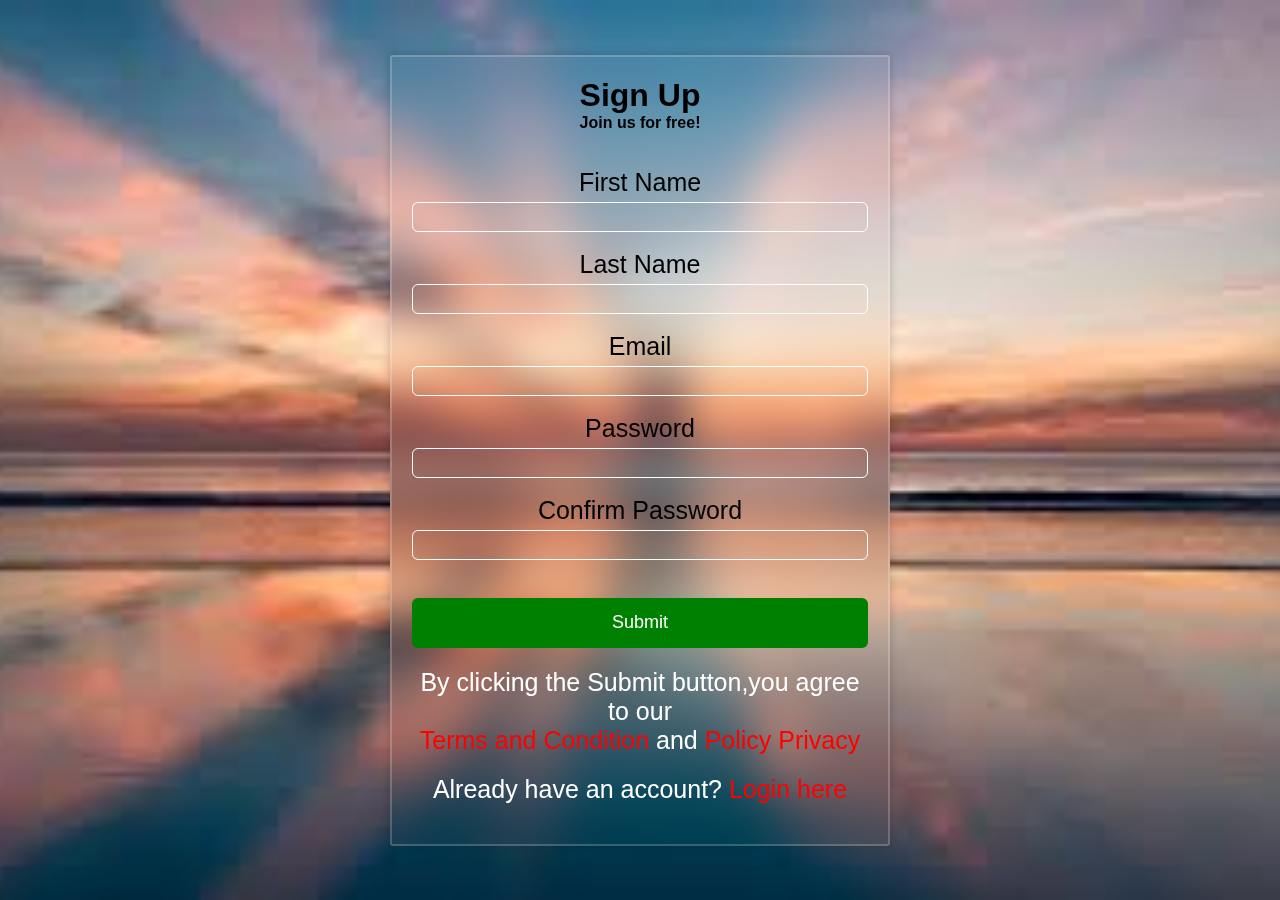
<file: signup.html>
<!DOCTYPE html>
<html lang="en">
<head> 
    <meta charset="UTF-8" />
    <meta http-equiv="X-UA-Compatible" content="IE=edge" />
    <meta name="viewport" content = "width = device-width,initial scale=1.0">
    <title>
    HAPPY SOUL
    </title>
    <link rel="stylesheet" href="style2.css">
    <link rel="icon" type="image/x-icon" href="icon.png">
</head>
      <body>
       
        <div class="signup-box">
          <h1>Sign Up</h1>
          <h4>Join us for free!</h4>
          <br>
          <br>
          <form action="">
            <div class="input-box">
            <label>First Name</label>
          
            <input type="text" placeholder="" required/>
           <br>
           <br>

            <label>Last Name</label>
            
            <input type="text" placeholder="" required/>
         <br>
         <br>
            <label>Email</label>
           
            <input type="email" placeholder="" required/>
           <br>
           <br>

            <label>Password</label>
           
            <input type="password" placeholder="" required/>
          <br>
          <br>
            <label>Confirm Password</label>
          
            <input type="password" placeholder="" required/>
            <br>
            <br>
            <button type="submit" class="btn">Submit</button>
          
            <div class="register-link">
                <p class="para-1">
            By clicking the Submit button,you agree to our <br />
            <a href="#">Terms and Condition</a> and <a href="#">Policy Privacy</a>
            </p>
            </div>
            <div class="register">
        <p class="para-2">
          Already have an account? <a href="login.html">Login here</a>
        </p>
        </div>
        </form>
        </div>
      </body>
    </html></span>
</file>
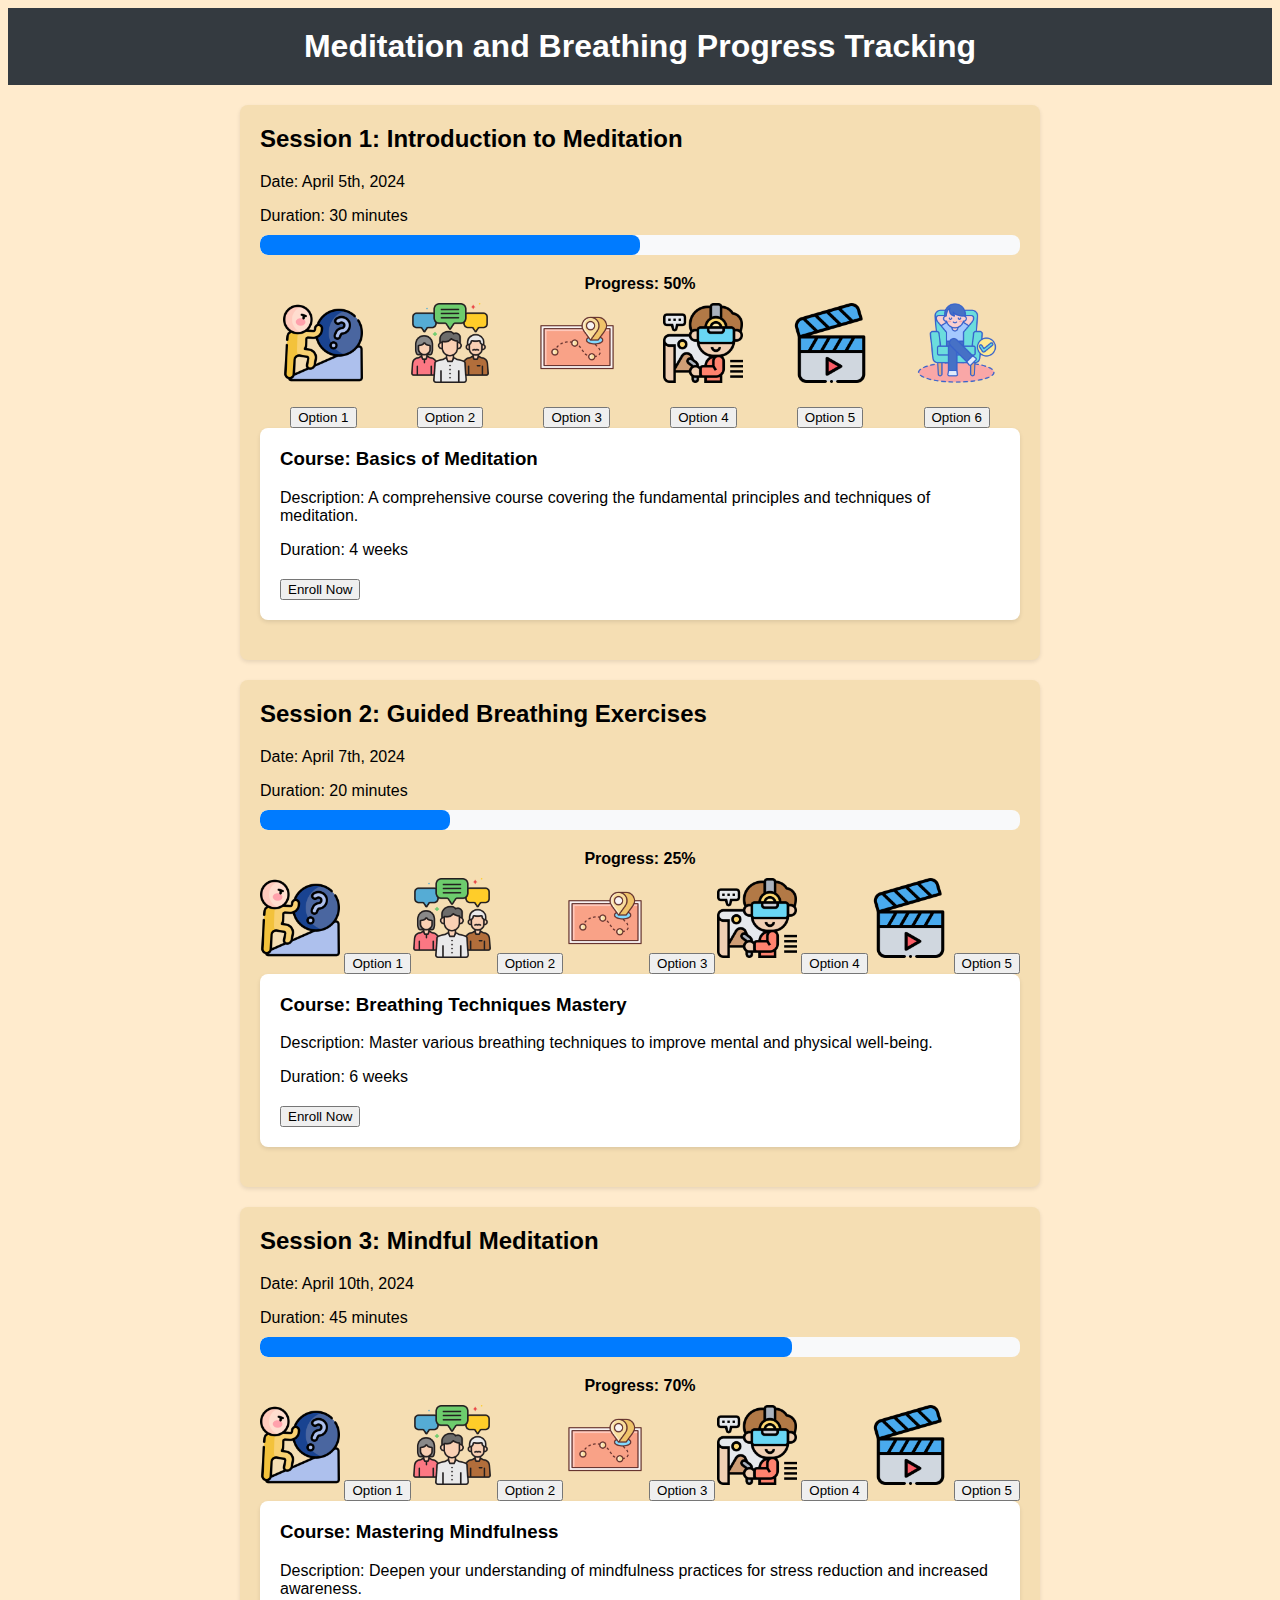
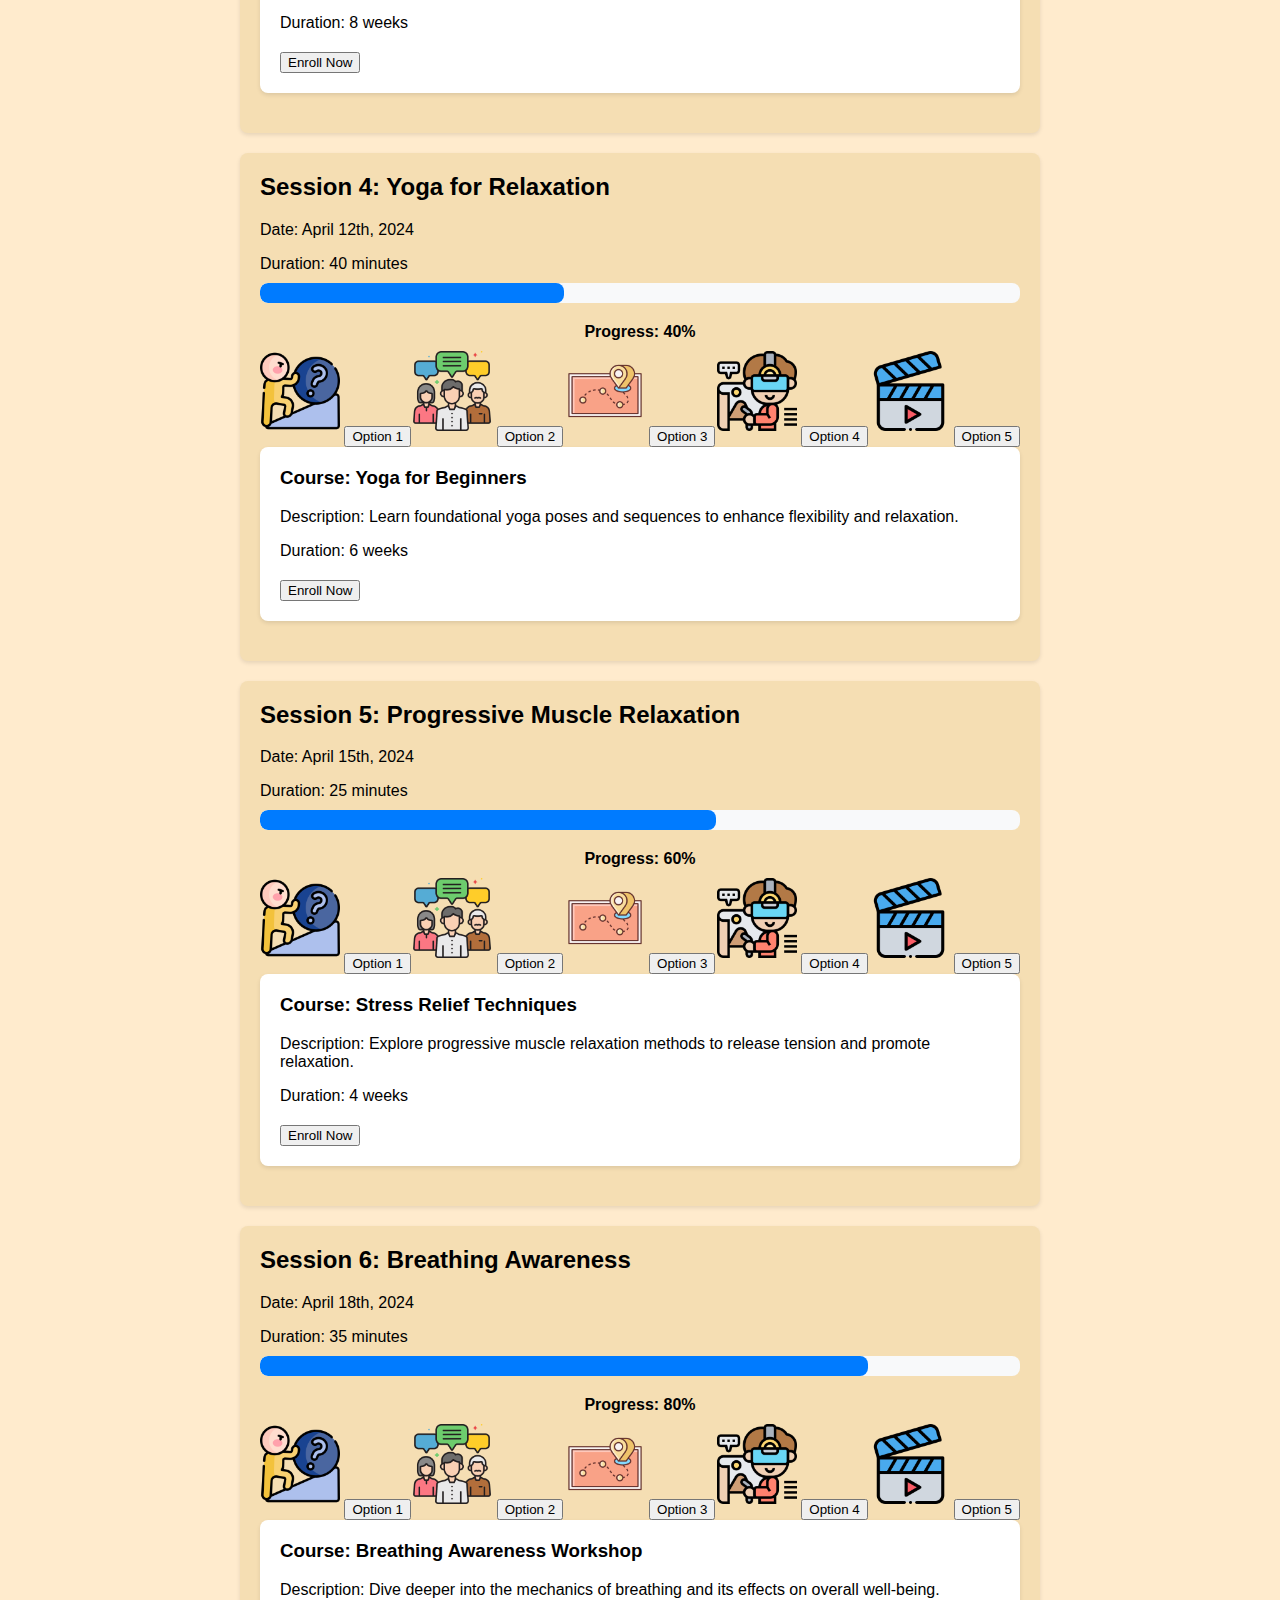
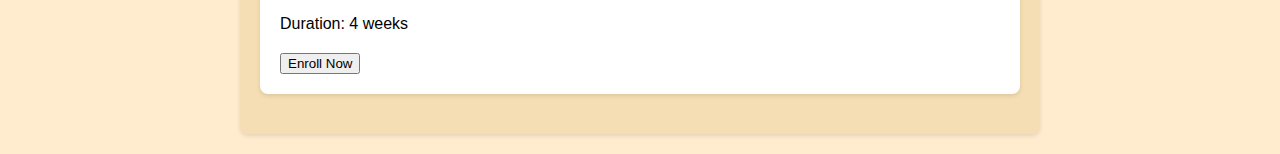
<file: tracking.html>
<!DOCTYPE html>
<html lang="en">
<head> 
    <meta charset="UTF-8" />
    <meta http-equiv="X-UA-Compatible" content="IE=edge" />
    <meta name="viewport" content = "width = device-width,initial scale=1.0">
    <title>
    HAPPY SOUL
    </title>
    <link rel="stylesheet" href="https://cdnjs.cloudflare.com/ajax/libs/font-awesome/4.7.0/css/font-awesome.min.css">
    <link rel="stylesheet" href="style8.css">
    <link rel="icon" type="image/x-icon" href="icon.png">
</head>
<body>
  
  <header>
    <h1>Meditation and Breathing Progress Tracking</h1>
  </header>
  <div class="container">
    <div class="session">
      <h2>Session 1: Introduction to Meditation</h2>
      <p>Date: April 5th, 2024</p>
      <p>Duration: 30 minutes</p>
      <div class="progress">
        <div class="progress-bar" style="width: 50%;"></div>
      </div>
      <p class="progress-label">Progress: 50%</p>
      <div class="options">
        <div class="option">
          <img src="difficulties.png"Option 1>
          <button class="btn btn-primary">Option 1</button>
        </div>
        <div class="option">
          <img src="feedback.png" alt="Option 2">
          <button class="btn btn-primary">Option 2</button>
        </div>
        <div class="option">
          <img src="travel-itinerary.png" alt="Option 3">
          <button class="btn btn-primary">Option 3</button>
        </div>
        <div class="option">
          <img src="virtual-reality.png" alt="Option 4">
          <button class="btn btn-primary">Option 4</button>
        </div>
        <div class="option">
          <img src="video.png" alt="Option 5">
          <button class="btn btn-primary">Option 5</button>
        </div>
        <div class="option">
          <img src="comfort-zone.png" alt="Option 6">
          <button class="btn btn-primary">Option 6</button>
        </div>
      </div>
      <div class="course">
        <h3>Course: Basics of Meditation</h3>
        <p>Description: A comprehensive course covering the fundamental principles and techniques of meditation.</p>
        <p>Duration: 4 weeks</p>
        <button class="btn btn-success">Enroll Now</button>
      </div>
    </div>
    <div class="session">
      <h2>Session 2: Guided Breathing Exercises</h2>
      <p>Date: April 7th, 2024</p>
      <p>Duration: 20 minutes</p>
      <div class="progress">
        <div class="progress-bar" style="width: 25%;"></div>
      </div>
      <p class="progress-label">Progress: 25%</p>
      <div class="options">
        <div class="option">
          <img src="difficulties.png" alt="Option 1">
          <button class="btn btn-primary">Option 1</button>
        </div>
        <div class="option">
          <img src="feedback.png" alt="Option 2">
          <button class="btn btn-primary">Option 2</button>
        </div>
        <div class="option">
          <img src="travel-itinerary.png" alt="Option 3">
          <button class="btn btn-primary">Option 3</button>
        </div>
        <div class="option">
          <img src="virtual-reality.png" alt="Option 4">
          <button class="btn btn-primary">Option 4</button>
        </div>
        <div class="option">
          <img src="video.png" alt="Option 5">
          <button class="btn btn-primary">Option 5</button>
        </div>
      </div>
      <div class="course">
        <h3>Course: Breathing Techniques Mastery</h3>
        <p>Description: Master various breathing techniques to improve mental and physical well-being.</p>
        <p>Duration: 6 weeks</p>
        <button class="btn btn-success">Enroll Now</button>
      </div>
    </div>
    <div class="session">
      <h2>Session 3: Mindful Meditation</h2>
      <p>Date: April 10th, 2024</p>
      <p>Duration: 45 minutes</p>
      <div class="progress">
        <div class="progress-bar" style="width: 70%;"></div>
      </div>
      <p class="progress-label">Progress: 70%</p>
      <div class="options">
        <div class="option">
          <img src="difficulties.png" alt="Option 1">
          <button class="btn btn-primary">Option 1</button>
        </div>
        <div class="option">
          <img src="feedback.png" alt="Option 2">
          <button class="btn btn-primary">Option 2</button>
        </div>
        <div class="option">
          <img src="travel-itinerary.png" alt="Option 3">
          <button class="btn btn-primary">Option 3</button>
        </div>
        <div class="option">
          <img src="virtual-reality.png" alt="Option 4">
          <button class="btn btn-primary">Option 4</button>
        </div>
        <div class="option">
          <img src="video.png" alt="Option 5">
          <button class="btn btn-primary">Option 5</button>
        </div>
      </div>
      <div class="course">
        <h3>Course: Mastering Mindfulness</h3>
        <p>Description: Deepen your understanding of mindfulness practices for stress reduction and increased awareness.</p>
        <p>Duration: 8 weeks</p>
        <button class="btn btn-success">Enroll Now</button>
      </div>
    </div>
    <div class="session">
      <h2>Session 4: Yoga for Relaxation</h2>
      <p>Date: April 12th, 2024</p>
      <p>Duration: 40 minutes</p>
      <div class="progress">
        <div class="progress-bar" style="width: 40%;"></div>
      </div>
      <p class="progress-label">Progress: 40%</p>
      <div class="options">
        <div class="option">
          <img src="difficulties.png" alt="Option 1">
          <button class="btn btn-primary">Option 1</button>
        </div>
        <div class="option">
          <img src="feedback.png" alt="Option 2">
          <button class="btn btn-primary">Option 2</button>
        </div>
        <div class="option">
          <img src="travel-itinerary.png" alt="Option 3">
          <button class="btn btn-primary">Option 3</button>
        </div>
        <div class="option">
          <img src="virtual-reality.png" alt="Option 4">
          <button class="btn btn-primary">Option 4</button>
        </div>
        <div class="option">
          <img src="video.png" alt="Option 5">
          <button class="btn btn-primary">Option 5</button>
        </div>
      </div>
      <div class="course">
        <h3>Course: Yoga for Beginners</h3>
        <p>Description: Learn foundational yoga poses and sequences to enhance flexibility and relaxation.</p>
        <p>Duration: 6 weeks</p>
        <button class="btn btn-success">Enroll Now</button>
      </div>
    </div>
    <div class="session">
      <h2>Session 5: Progressive Muscle Relaxation</h2>
      <p>Date: April 15th, 2024</p>
      <p>Duration: 25 minutes</p>
      <div class="progress">
        <div class="progress-bar" style="width: 60%;"></div>
      </div>
      <p class="progress-label">Progress: 60%</p>
      <div class="options">
        <div class="option">
          <img src="difficulties.png" alt="Option 1">
          <button class="btn btn-primary">Option 1</button>
        </div>
        <div class="option">
          <img src="feedback.png" alt="Option 2">
          <button class="btn btn-primary">Option 2</button>
        </div>
        <div class="option">
          <img src="travel-itinerary.png" alt="Option 3">
          <button class="btn btn-primary">Option 3</button>
        </div>
        <div class="option">
          <img src="virtual-reality.png" alt="Option 4">
          <button class="btn btn-primary">Option 4</button>
        </div>
        <div class="option">
          <img src="video.png" alt="Option 5">
          <button class="btn btn-primary">Option 5</button>
        </div>
      </div>
      <div class="course">
        <h3>Course: Stress Relief Techniques</h3>
        <p>Description: Explore progressive muscle relaxation methods to release tension and promote relaxation.</p>
        <p>Duration: 4 weeks</p>
        <button class="btn btn-success">Enroll Now</button>
      </div>
    </div>
    <div class="session">
      <h2>Session 6: Breathing Awareness</h2>
      <p>Date: April 18th, 2024</p>
      <p>Duration: 35 minutes</p>
      <div class="progress">
        <div class="progress-bar" style="width: 80%;"></div>
      </div>
      <p class="progress-label">Progress: 80%</p>
      <div class="options">
        <div class="option">
          <img src="difficulties.png" alt="Option 1">
          <button class="btn btn-primary">Option 1</button>
        </div>
        <div class="option">
          <img src="feedback.png" alt="Option 2">
          <button class="btn btn-primary">Option 2</button>
        </div>
        <div class="option">
          <img src="travel-itinerary.png" alt="Option 3">
          <button class="btn btn-primary">Option 3</button>
        </div>
        <div class="option">
          <img src="virtual-reality.png" alt="Option 4">
          <button class="btn btn-primary">Option 4</button>
        </div>
        <div class="option">
          <img src="video.png" alt="Option 5">
          <button class="btn btn-primary">Option 5</button>
        </div>
      </div>
      <div class="course">
        <h3>Course: Breathing Awareness Workshop</h3>
        <p>Description: Dive deeper into the mechanics of breathing and its effects on overall well-being.</p>
        <p>Duration: 4 weeks</p>
        <button class="btn btn-success">Enroll Now</button>
      </div>
    </div>
  </div>
</body>
</html>
</file>
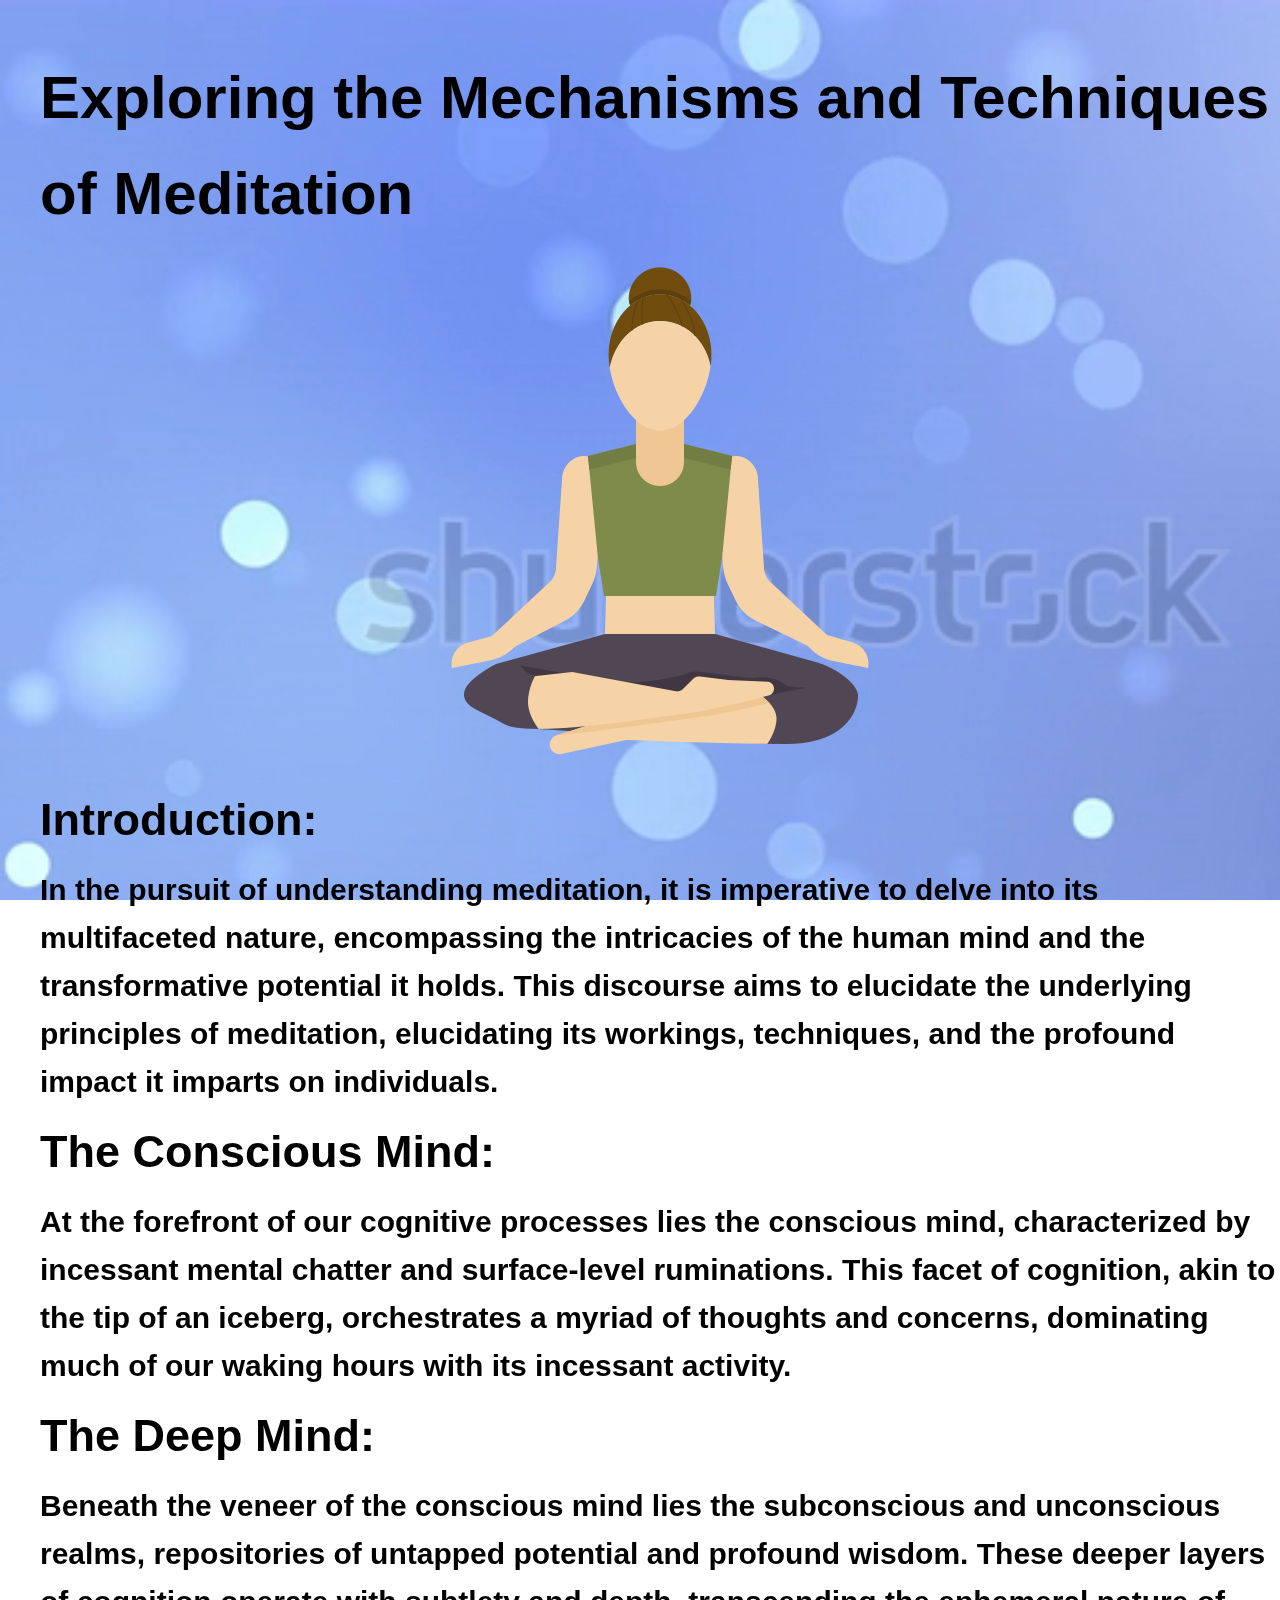
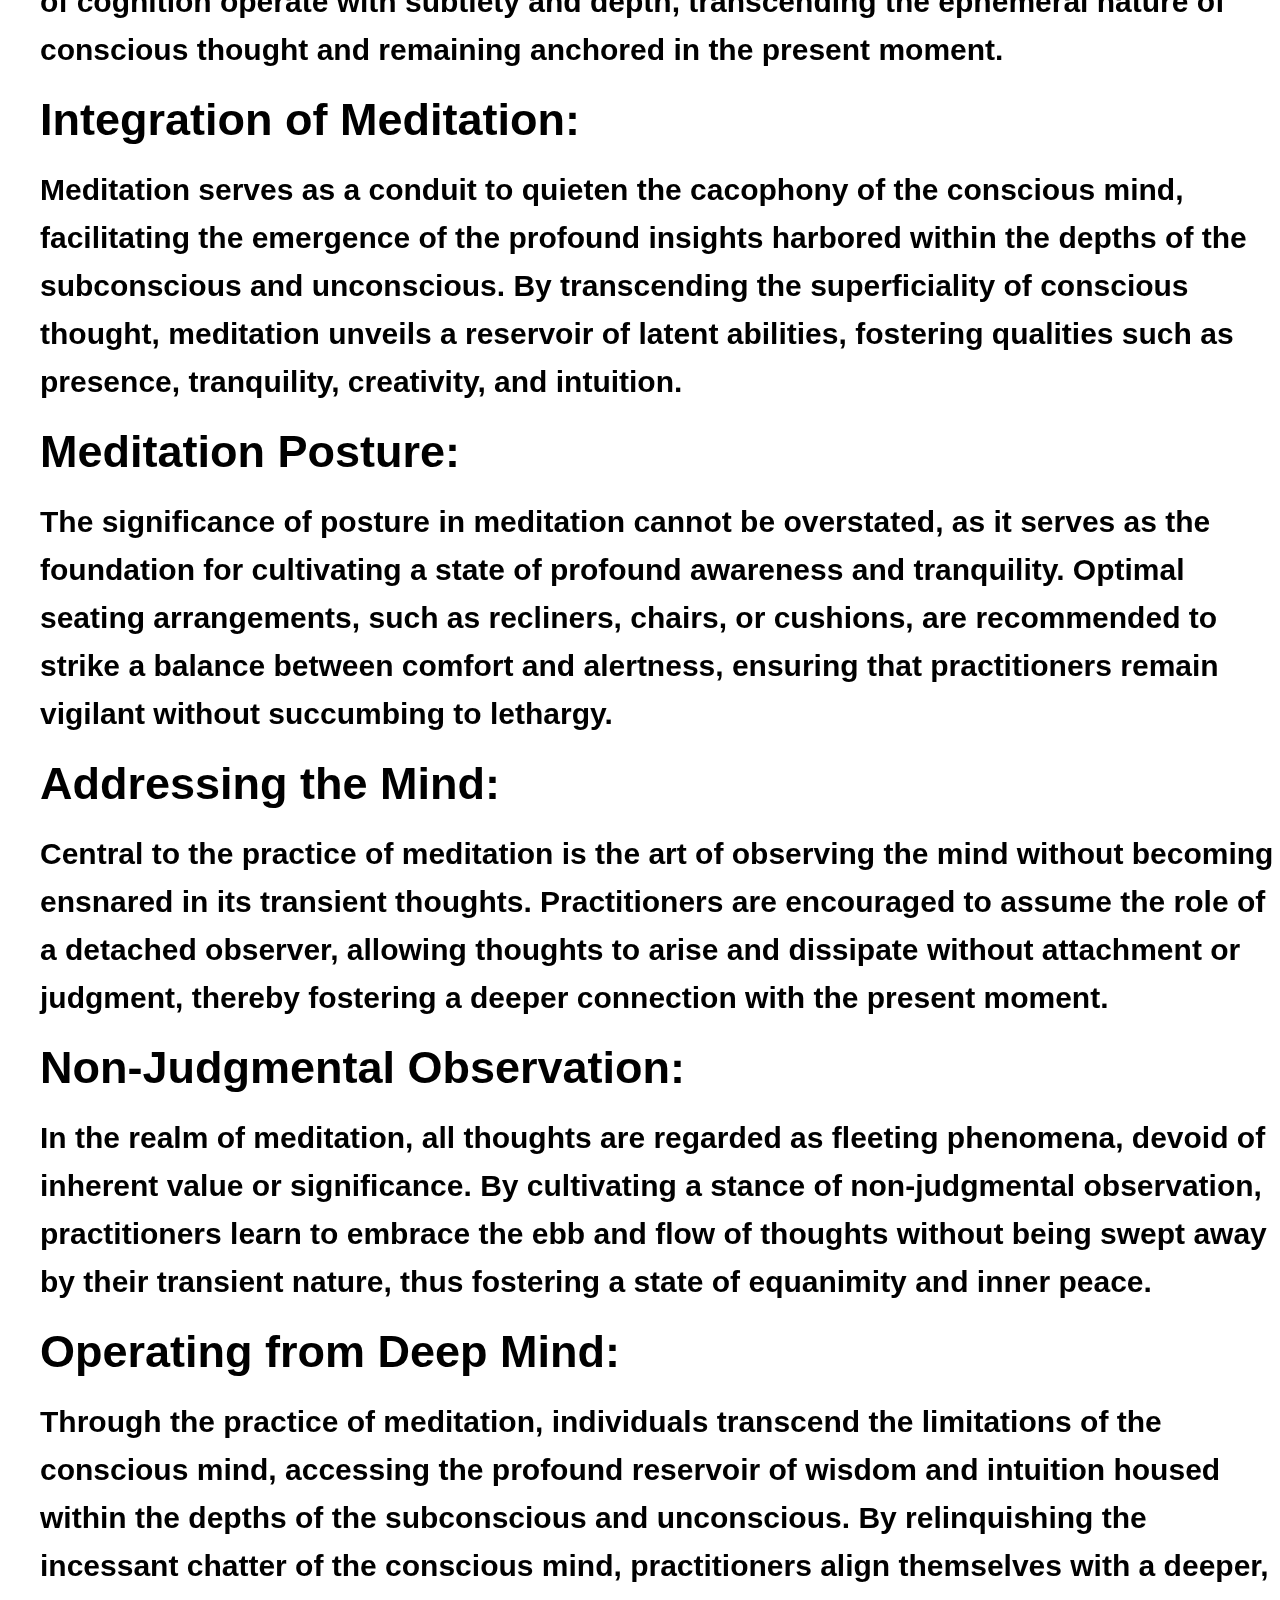
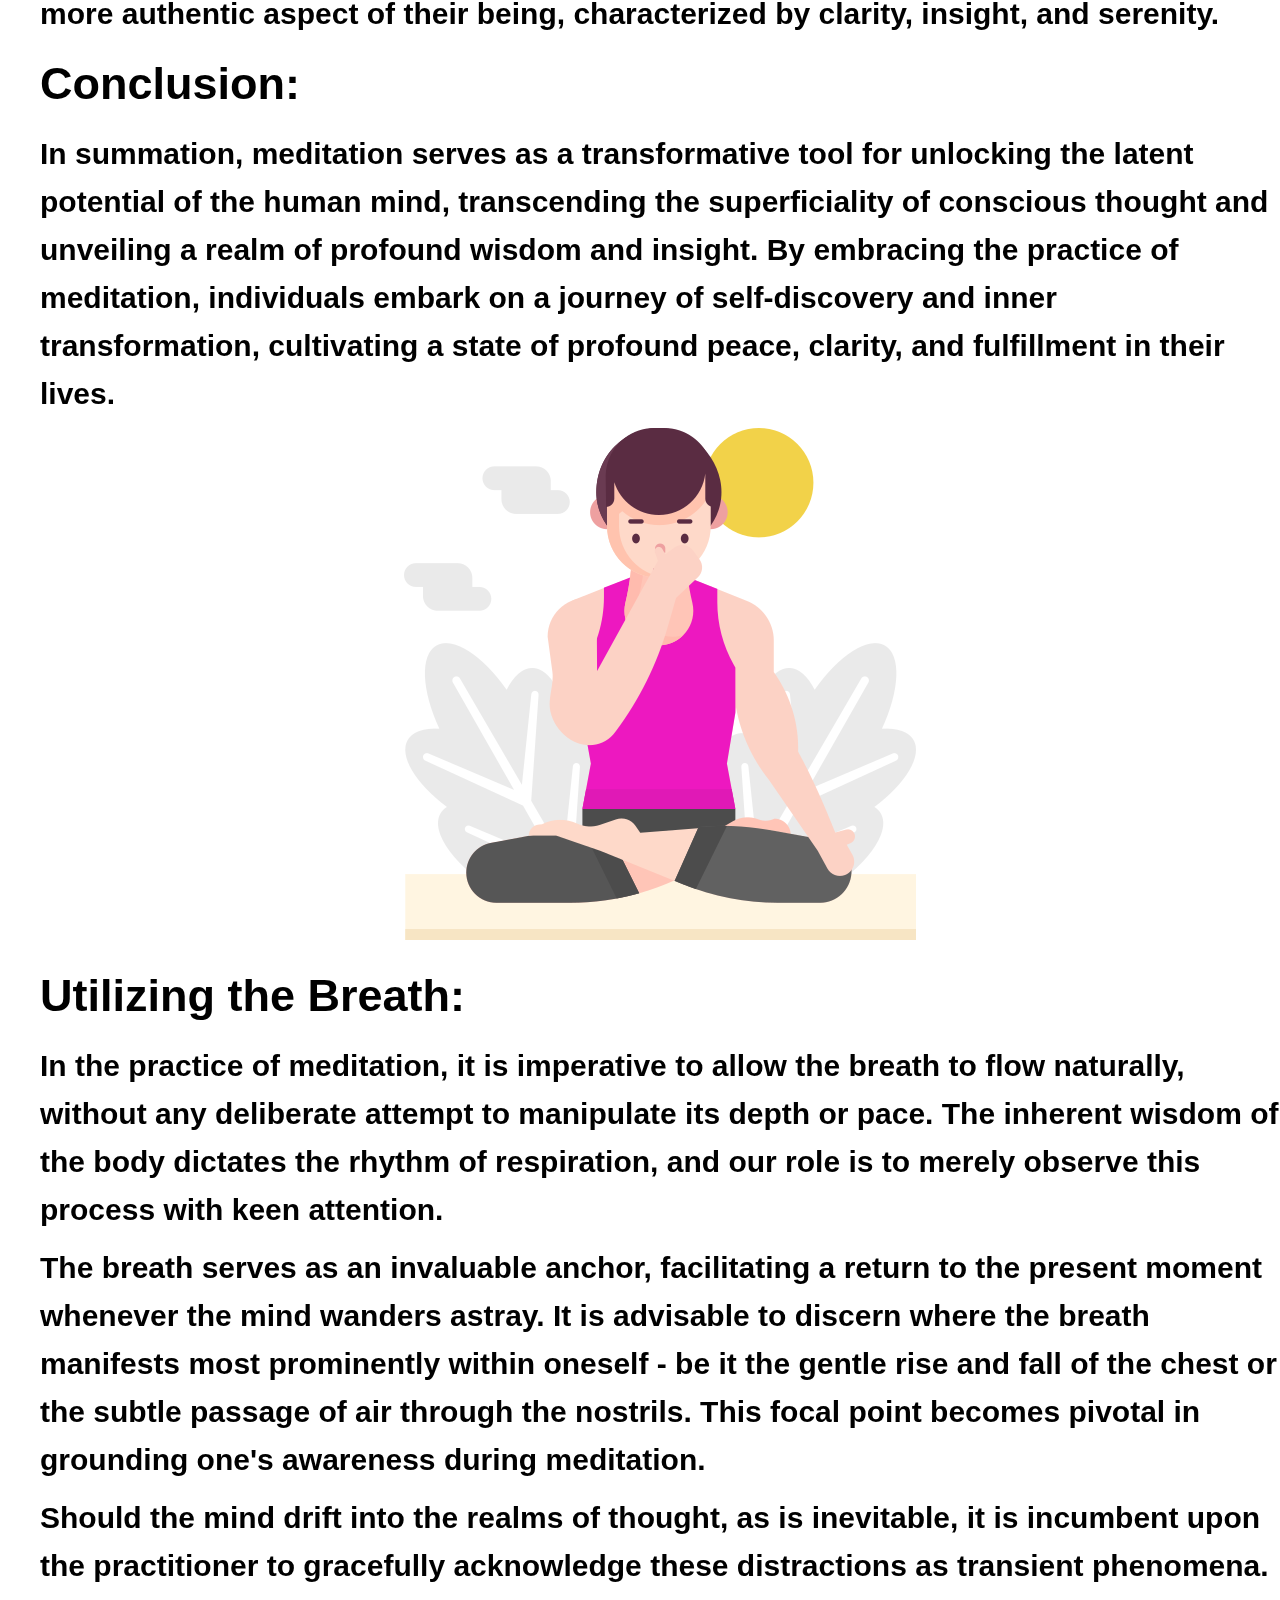
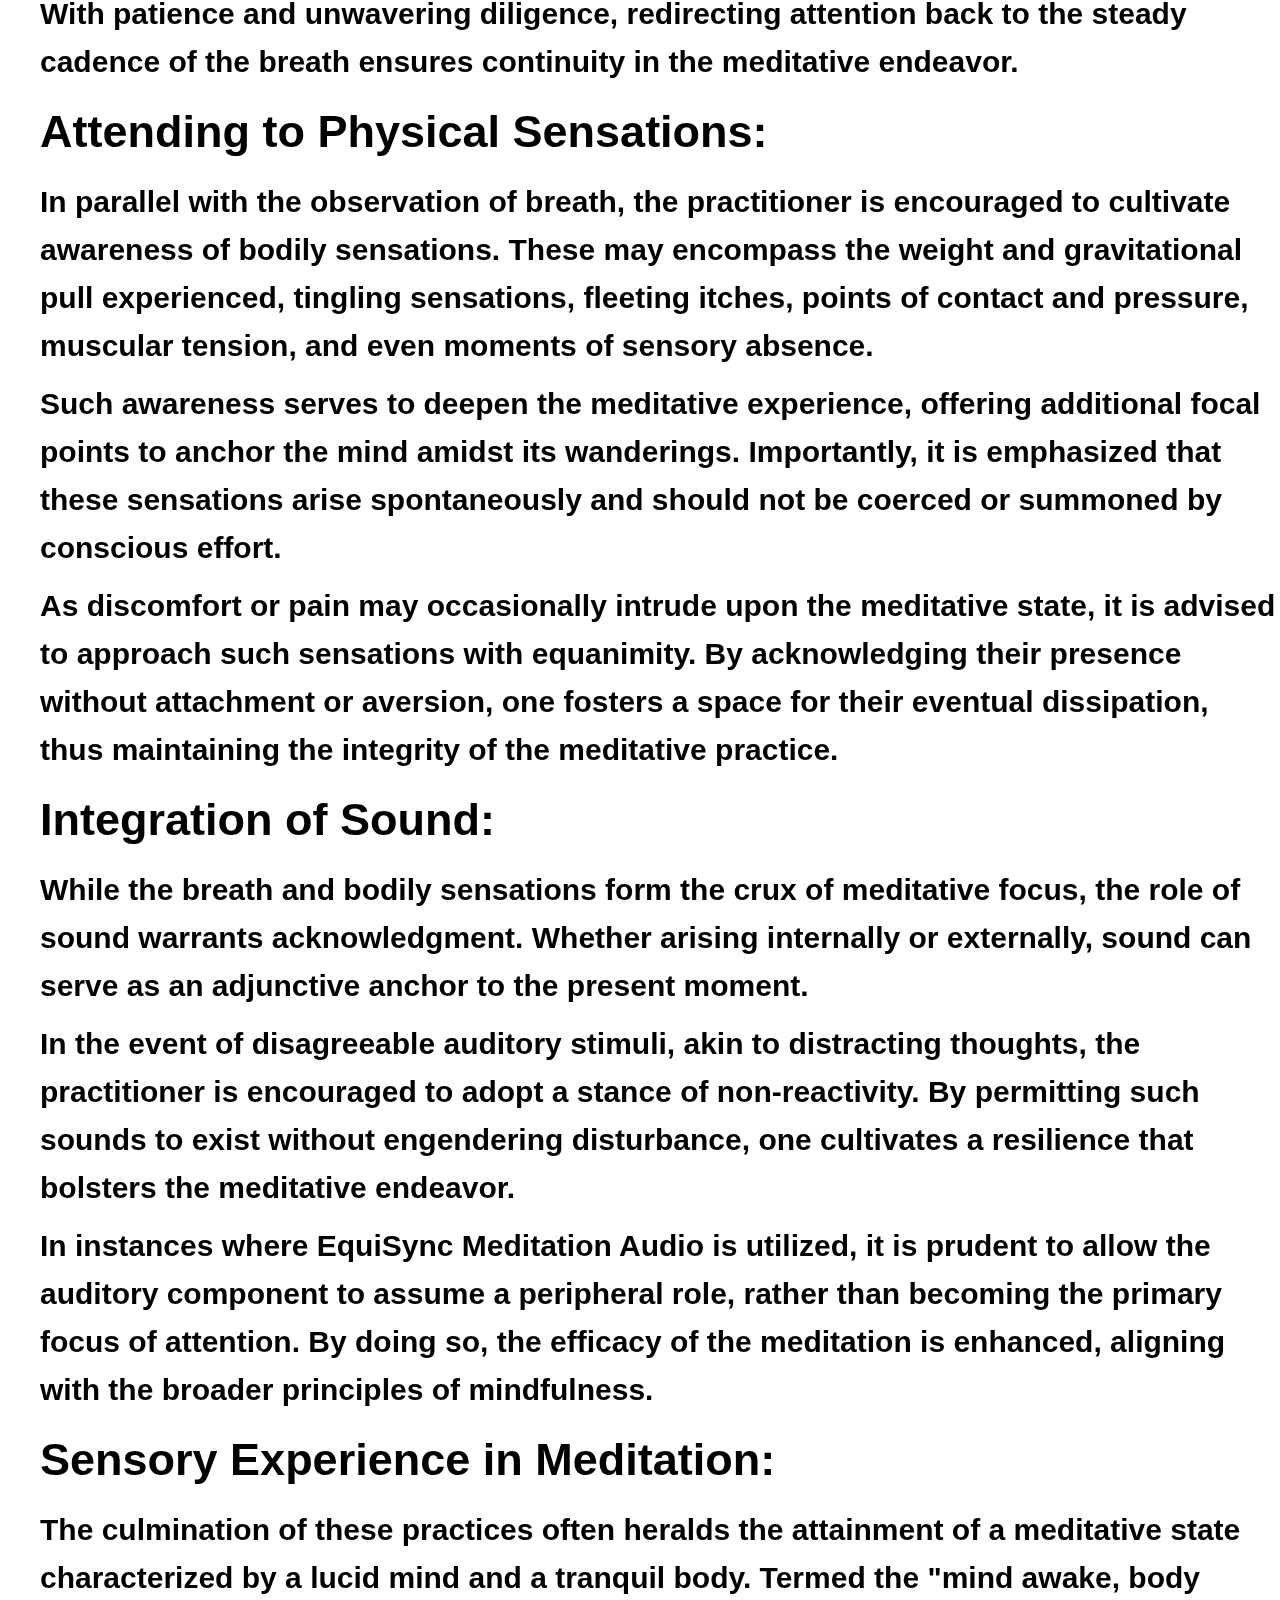
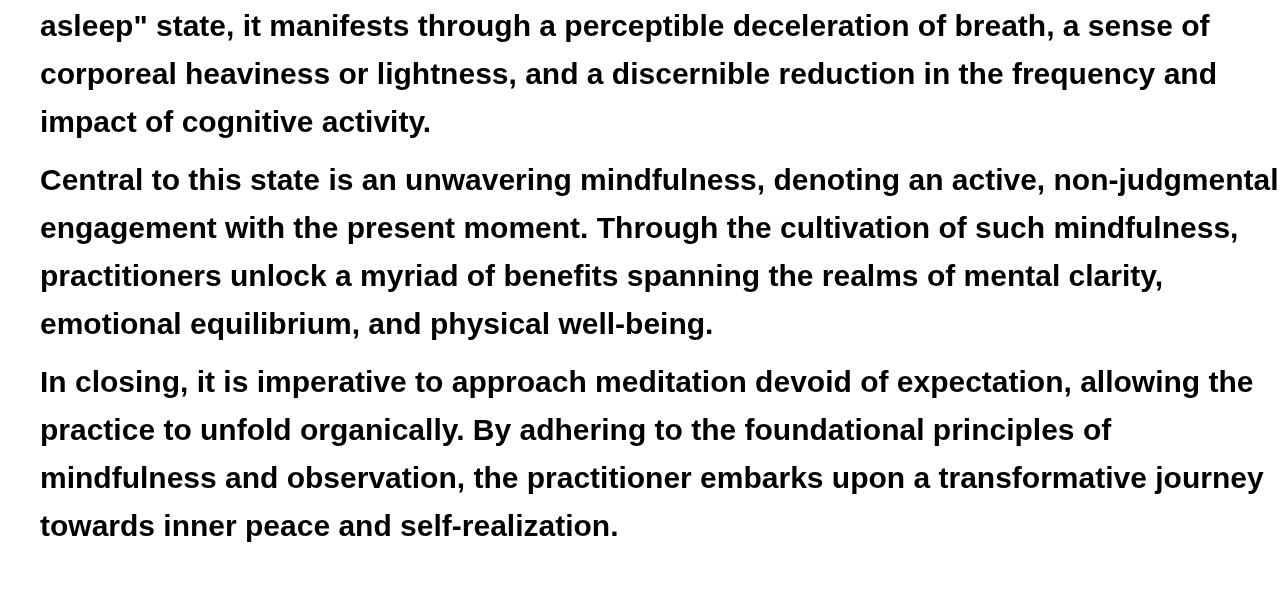
<file: why.html>
<!DOCTYPE html>
<html lang="en">
<head> 
    <meta charset="UTF-8" />
    <meta http-equiv="X-UA-Compatible" content="IE=edge" />
    <meta name="viewport" content = "width = device-width,initial scale=1.0">
    <title>
    HAPPY SOUL
    </title>
    <link rel="stylesheet" href="style10.css">
    <link rel="icon" type="image/x-icon" href="icon.png">
</head>
<body>
    
    <video autoplay loop play-inline muted class="back-video">
        <source src="v7.mp4" type="video/mp4">
    </video>
    <div class="container">
        <div class="content">
        <header>
            <h1>Exploring the Mechanisms and Techniques of Meditation</h1>
        </header>
        
        <section id="meditation">
            <img src="yoga-pose.png">
            <h2>Introduction:</h2>
            <p>In the pursuit of understanding meditation, it is imperative to delve into its multifaceted nature, encompassing the intricacies of the human mind and the transformative potential it holds. This discourse aims to elucidate the underlying principles of meditation, elucidating its workings, techniques, and the profound impact it imparts on individuals.</p>
            <h2>The Conscious Mind:</h2>
            <p>At the forefront of our cognitive processes lies the conscious mind, characterized by incessant mental chatter and surface-level ruminations. This facet of cognition, akin to the tip of an iceberg, orchestrates a myriad of thoughts and concerns, dominating much of our waking hours with its incessant activity.</p>
            <h2>The Deep Mind:</h2>
            <p>Beneath the veneer of the conscious mind lies the subconscious and unconscious realms, repositories of untapped potential and profound wisdom. These deeper layers of cognition operate with subtlety and depth, transcending the ephemeral nature of conscious thought and remaining anchored in the present moment.</p>
            <h2>Integration of Meditation:</h2>
            <p>Meditation serves as a conduit to quieten the cacophony of the conscious mind, facilitating the emergence of the profound insights harbored within the depths of the subconscious and unconscious. By transcending the superficiality of conscious thought, meditation unveils a reservoir of latent abilities, fostering qualities such as presence, tranquility, creativity, and intuition.</p>
            <h2>Meditation Posture:</h2>
            <p>The significance of posture in meditation cannot be overstated, as it serves as the foundation for cultivating a state of profound awareness and tranquility. Optimal seating arrangements, such as recliners, chairs, or cushions, are recommended to strike a balance between comfort and alertness, ensuring that practitioners remain vigilant without succumbing to lethargy.</p>
            <h2>Addressing the Mind:</h2>
            <p>Central to the practice of meditation is the art of observing the mind without becoming ensnared in its transient thoughts. Practitioners are encouraged to assume the role of a detached observer, allowing thoughts to arise and dissipate without attachment or judgment, thereby fostering a deeper connection with the present moment.</p>
            <h2>Non-Judgmental Observation:</h2>
            <p>In the realm of meditation, all thoughts are regarded as fleeting phenomena, devoid of inherent value or significance. By cultivating a stance of non-judgmental observation, practitioners learn to embrace the ebb and flow of thoughts without being swept away by their transient nature, thus fostering a state of equanimity and inner peace.</p>
            <h2>Operating from Deep Mind:</h2>
            <p>Through the practice of meditation, individuals transcend the limitations of the conscious mind, accessing the profound reservoir of wisdom and intuition housed within the depths of the subconscious and unconscious. By relinquishing the incessant chatter of the conscious mind, practitioners align themselves with a deeper, more authentic aspect of their being, characterized by clarity, insight, and serenity.</p>
            <h2>Conclusion:</h2>
            <p>In summation, meditation serves as a transformative tool for unlocking the latent potential of the human mind, transcending the superficiality of conscious thought and unveiling a realm of profound wisdom and insight. By embracing the practice of meditation, individuals embark on a journey of self-discovery and inner transformation, cultivating a state of profound peace, clarity, and fulfillment in their lives.</p>
        </section>

        <section id="breathing">
            <img src="yoga.png">
            <h2>Utilizing the Breath:</h2>
            <p>In the practice of meditation, it is imperative to allow the breath to flow naturally, without any deliberate attempt to manipulate its depth or pace. The inherent wisdom of the body dictates the rhythm of respiration, and our role is to merely observe this process with keen attention.</p>
            <p>The breath serves as an invaluable anchor, facilitating a return to the present moment whenever the mind wanders astray. It is advisable to discern where the breath manifests most prominently within oneself - be it the gentle rise and fall of the chest or the subtle passage of air through the nostrils. This focal point becomes pivotal in grounding one's awareness during meditation.</p>
            <p>Should the mind drift into the realms of thought, as is inevitable, it is incumbent upon the practitioner to gracefully acknowledge these distractions as transient phenomena. With patience and unwavering diligence, redirecting attention back to the steady cadence of the breath ensures continuity in the meditative endeavor.</p>
            <h2>Attending to Physical Sensations:</h2>
            <p>In parallel with the observation of breath, the practitioner is encouraged to cultivate awareness of bodily sensations. These may encompass the weight and gravitational pull experienced, tingling sensations, fleeting itches, points of contact and pressure, muscular tension, and even moments of sensory absence.</p>
            <p>Such awareness serves to deepen the meditative experience, offering additional focal points to anchor the mind amidst its wanderings. Importantly, it is emphasized that these sensations arise spontaneously and should not be coerced or summoned by conscious effort.</p>
            <p>As discomfort or pain may occasionally intrude upon the meditative state, it is advised to approach such sensations with equanimity. By acknowledging their presence without attachment or aversion, one fosters a space for their eventual dissipation, thus maintaining the integrity of the meditative practice.</p>
            <h2>Integration of Sound:</h2>
            <p>While the breath and bodily sensations form the crux of meditative focus, the role of sound warrants acknowledgment. Whether arising internally or externally, sound can serve as an adjunctive anchor to the present moment.</p>
            <p>In the event of disagreeable auditory stimuli, akin to distracting thoughts, the practitioner is encouraged to adopt a stance of non-reactivity. By permitting such sounds to exist without engendering disturbance, one cultivates a resilience that bolsters the meditative endeavor.</p>
            <p>In instances where EquiSync Meditation Audio is utilized, it is prudent to allow the auditory component to assume a peripheral role, rather than becoming the primary focus of attention. By doing so, the efficacy of the meditation is enhanced, aligning with the broader principles of mindfulness.</p>
            <h2>Sensory Experience in Meditation:</h2>
            <p>The culmination of these practices often heralds the attainment of a meditative state characterized by a lucid mind and a tranquil body. Termed the "mind awake, body asleep" state, it manifests through a perceptible deceleration of breath, a sense of corporeal heaviness or lightness, and a discernible reduction in the frequency and impact of cognitive activity.</p>
            <p>Central to this state is an unwavering mindfulness, denoting an active, non-judgmental engagement with the present moment. Through the cultivation of such mindfulness, practitioners unlock a myriad of benefits spanning the realms of mental clarity, emotional equilibrium, and physical well-being.</p>
            <p>In closing, it is imperative to approach meditation devoid of expectation, allowing the practice to unfold organically. By adhering to the foundational principles of mindfulness and observation, the practitioner embarks upon a transformative journey towards inner peace and self-realization.</p>
        </section>
        </div>
</div>
</body>
</html>
</file>
<file: style.css>
@import url("https://fonts.googleapis.com/css2?family=Poppins:wght@200;300;400;500;600;700&display=swap");
*{
  margin: 0;
  padding: 0;
  box-sizing: border-box;
  font-family: "Poppins",sans-serif;
  text-align: center;
}

body{
    overflow:hidden;
    width:80%;
}

.container{
  position: relative;
  z-index:99;
}

.more {
  position:absolute;
  right:0px;
  top:0px;
  display:flex;
  flex-direction: row;
}

.more  a{
  margin-left:10px;
  display:inline-block;
}

.more img{
  width:100px;
  height:100px;
  padding:10px;

}

.sidebar {
    position: fixed;
    height: 100%;
    width: 100px;
    padding: 3px;
    z-index: 99;
  }

  .sidebar img{
    width:80px;
    height: 80px;
    padding:8px;
  }

.hero{
    width: 100%;
    height: 100vh;
    background-image : linear-gradient(rgba(12,3,51,0.3),rgba(12,3,51,0.3));
    padding: 0 5%;
    align-items: center;
    justify-content: center;
}


.content{
    position: relative;
    padding:5%;
    align-items: center;
    justify-content: center;
    display:center;
   
}

.content h1{
    font-size: 200px;
    color: #fff;
    font-weight: 800;
    transition:1s;
    text-align: center;
    justify-content: center;
    display: block;
    
}

.content h1:hover{
    -webkit-text-stroke: 2px #fff;
    color:transparent;

}

.content h4{
    text-align:bottom;
    font-size: 60px;
    color: #ffffff;
    font-weight: bold;
    font-family: Georgia, 'Times New Roman', Times, serif;
    display:block;
    text-align:center;
  }

.back-video{
    position:absolute; 
    top:0;
    z-index:-1;
    display: flex;
    
}

@media(min-aspect-ratio: 16/9){
    .back-video{
        width: 100%;
        height: auto;
        object-fit:cover;
    }
}

@media(max-aspect-ratio: 16/9){
    .back-video{
        width: auto;
        height: 100%;
        object-fit:cover;
    }
}
</file>
<file: style3.css>
*{
    margin: 0;
    padding: 0;
    box-sizing: border-box;
    font-family: "Poppins",sans-serif;
    text-align: center;
}

body{
    overflow: hidden;
}



.section{
    min-height: 100vh;
    background-position: center;
    background-repeat: no-repeat;
    background-size: cover;
}

.hero{
    width: 70%;
    margin: auto;
    padding: 20px  0px;
}

article h1{
    font-size: 100px;
    font-weight: 600;
    text-transform: uppercase ;
    color: #000;

}

article h1 ::after{
    content:"";
    height: 2px;
    width: 225px;
    background-color: #000;
}

img{
    margin: auto;
    display: block;
    margin-top:10px;
    height: 300px;
    width: 300px;
    border-radius: 50%;
    border: 3px solid #bef4f7;
}

content{
    font-size: 20px;
    color:#000;
    line-height:1;
}


article p{
    font-size: 20px;
    color:#000;
}

.back-video{
    position:absolute; 
    top:0;
    z-index:-1;
    display: flex;
    
}
@media(min-aspect-ratio: 16/9){
    .back-video{
        width: 100%;
        height: auto;
        object-fit:cover;
    }
}

@media(max-aspect-ratio: 16/9){
    .back-video{
        width: auto;
        height: 100%;
        object-fit:cover;
    }
}
</file>
<file: style4.css>
* {
    margin: 0;
    padding: 0;
    box-sizing: border-box;
    font-family: "Poppins", sans-serif;
    text-align: center;
}

body {
    overflow: hidden;
}



.contact {
    position: relative;
    min-height: 100vh;
    padding: 50px;
    display: flex;
    justify-content: center;
    align-items: center;
    flex-direction: column;
}

.back-video {
    position: absolute;
    top: 0;
    left: 0;
    width: 100%;
    height: 100%;
    object-fit: cover;
    z-index: -1;
}

.content {
    position: relative;
    z-index: 1;
    max-width: 800px;
    text-align: center;
    font-size: 200%;
}

.container {
    width: 100%;
    display: flex;
    justify-content: center;
    align-items: center;
    margin-top: 30px;
}

.container .contactInfo {
    width: 50%;
    display: flex;
    flex-direction: column;
}

.container .contactInfo .box {
    position: relative;
    padding: 20px 0;
    display: flex;
}

.container .contactInfo .box .icon {
    min-width: 60px;
    height: 60px;
    background: #fff;
    display: flex;
    justify-content: center;
    align-items: center;
    border-radius: 50%;
    font-size: 25px;
}

.container .contactInfo .box .text {
    display: flex;
    position: relative;
    margin-left: 20px;
    font-size: 30px; /* Adjusted font size */
    color: #fff;
    flex-direction: column;
    justify-content: center;
    font-weight: 300;
}

.container .contactInfo .box .text h3 {
    font-weight: 500;
    color: #000;
    font-size: 40px; /* Adjusted font size */
}

.contactForm {
    width: 55%;
    padding: 15px;
    background: #fff;
}

.contactForm h2 {
    font-size: 50px;
    color: #333;
    font-weight: 500;
}

.contactForm .inputbox {
    position: relative;
    width: 100%;
    margin-top: 10px;
}

.contactForm .inputbox input,
.contactForm .inputbox textarea {
    width: 100%;
    padding: 30px 0;
    font-size: 40px; /* Adjusted font size */
    margin: 10px 0;
    border: none;
    border-bottom: 2px solid #333;
    outline: none;
    resize: none;
}

.contactForm .inputbox span {
    position: absolute;
    left: 0;
    padding: 5px 0;
    font-size: 40px;
    margin: 12px 0;
    pointer-events: none;
    transition: 0.5s;
    color: #666;
    text-align: justify;
}


.contactForm .inputbox input[type="submit"] {
    width: 80%;
    background: #000;
    color: #fff;
    border: none;
    border-radius: 5px;
    padding: 10px;
    font-size: 30px;
}

@media (min-aspect-ratio: 16/9) {
    .back-video {
        width: 100%;
        height: auto;
        object-fit: cover;
    }
}

@media (max-aspect-ratio: 16/9) {
    .back-video {
        width: auto;
        height: 100%;
        object-fit: cover;
    }
}
</file>
<file: style9.css>
body {
    font-family: Arial, sans-serif;
    line-height: 1.6;
    margin: 10px;
    padding: 3px;
    color: black;
    font-weight: bolder;
    font-size: 25px;
}

  
header {
    color: red;
    padding: 20px;
    text-align: center;
}
main {
    padding: 20px;
}
h2 {
    color: firebrick;
}
p {
    margin-bottom: 20px;
}
ol {
    margin-bottom: 20px;
    padding-left: 20px;
}
li {
    margin-bottom: 10px;
}
.practice {
    padding: 20px;
    border-radius: 10px;
    box-shadow: 0 2px 5px rgba(0, 0, 0, 0.1);
    margin-bottom: 20px;
}

.practice img{
    float:left;
    margin-right: 20px;
    max-width: 700px;
    height: auto;
}
.practice h3 {
    color:firebrick;
    margin-top: 0;
}

.back-video{
    position:fixed; 
    top:0;
    z-index:-1;
    left:0;
    width:100%;
    height:100%;
    object-fit: cover;
    
}

@media(min-aspect-ratio: 16/9){
    .back-video{
        width: 100%;
        height: auto;
        object-fit:cover;
    }
}

@media(max-aspect-ratio: 16/9){
    .back-video{
        width: auto;
        height: 100%;
        object-fit:cover;
    }
}
</file>
<file: style6.css>
*{
    margin: 0;
    padding: 0;
    box-sizing: border-box;
    font-family: "Poppins",sans-serif;
    text-align: center;
}

body {
    font-family: Arial, sans-serif;
    margin: 0;
    padding: 0;
}


.back-video {
    position: absolute;
    top: 0;
    left: 0;
    width: 100%;
    height: 100%;
    object-fit: cover;
    z-index: -1;
}

header {
    background-color: #000;
    color: #fff;
    padding: 20px;
    text-align: center;
    font-size: 25px;
}
nav {
    background-color: #f4f4f4;
    padding: 10px;
    text-align: center;
    font-size: 25px;
}
nav a {
    text-decoration: none;
    color: #000;
    padding: 10px 20px;
}
nav a:hover {
    background-color: #ddd;
}
section {
    padding: 20px;
    text-align: center;
}
.social-links a {
    display: inline-block;
    margin: 10px;
    color: greenyellow;
    font-size: 25px;
}
footer {
    background-color: #333;
    color: #fff;
    text-align: center;
    padding: 10px 0;
    position: fixed;
    bottom: 0;
    width: 100%;
}

p{
    font-size: 20px;
    color: burlywood;
    font-weight: bold;
}

@media (min-aspect-ratio: 16/9) {
    .back-video {
        width: 100%;
        height: auto;
        object-fit: cover;
    }
}

@media (max-aspect-ratio: 16/9) {
    .back-video {
        width: auto;
        height: 100%;
        object-fit: cover;
    }
}

h2{
    color: #fff;
}
</file>
<file: style7.css>
body {
          font-family: Arial, sans-serif;
          background-color: #f8f9fa;
        }

      
        
        header {
          background-color: #343a40;
          color: #fff;
          text-align: center;
          padding: 20px 0;
        }
        h1 {
          margin: 0;
        }
        .container {
          max-width: 800px;
          margin: 20px auto;
          padding: 0 20px;
        }
        .session, .course {
          background-color: #fff;
          padding: 20px;
          margin-bottom: 20px;
          border-radius: 8px;
          box-shadow: 0 2px 4px rgba(0, 0, 0, 0.1);
        }
        .session h2, .course h2 {
          margin-top: 0;
        }
        .session p, .course p {
          margin-bottom: 10px;
        }
        .session button, .course button {
          background-color: #007bff;
          color: #fff;
          border: none;
          padding: 10px 20px;
          border-radius: 5px;
          cursor: pointer;
          transition: background-color 0.3s;
        }
        .session button:hover, .course button:hover {
          background-color: #0056b3;
        }
        .timer {
          text-align: center;
          font-size: 24px;
          margin-bottom: 20px;
        }
        .register-form {
          display: none;
          justify-content: center;
        }
        .register-form input[type="text"], 
        .register-form input[type="email"], 
        .register-form input[type="submit"] {
          margin-bottom: 10px;
          padding: 10px;
          width: 100%;
          max-width: 300px;
          border-radius: 5px;
          border: 1px solid #ccc;
        }
        .register-form input[type="submit"] {
          background-color: #007bff;
          color: #fff;
          border: none;
          cursor: pointer;
          transition: background-color 0.3s;
        }
        .register-form input[type="submit"]:hover {
          background-color: #0056b3;
        }

        .back-video{
            position: fixed;
            top: 0;
            left: 0;
            width: 100%;
            height: 100%;
            object-fit: cover;
            z-index: -1;  
        }

        @media(min-aspect-ratio: 16/9){
            .back-video{
                width: 100%;
                height: auto;
                
            }
        }
        
        @media(max-aspect-ratio: 16/9){
            .back-video{
                width: auto;
                height: 100%;
                object-fit:cover;
            }
        }
</file>
<file: style2.css>
* {
    margin: 0;
    padding: 0;
    box-sizing: border-box;
    font-family: "Poppins", sans-serif;
    text-align: center;
}

body {
    background: url("signinbackground.jpg") no-repeat;
    background-size: cover;
    background-position: center;
    font-family: "Roboto", sans-serif;
    display: flex;
    justify-content: center;
    align-items: center;
    min-height: 100vh; /* Ensure body takes up at least the full height of the viewport */
}



.signup-box {
    position: relative;
    width: 500px;
    background-color: transparent;
    border-radius: 3px;
    border: 2px solid rgba(255, 255, 255, .2);
    backdrop-filter: blur(20px);
    box-shadow: 0 0 10px rgba(0, 0, 0, .2);
    padding: 20px;
    box-sizing: border-box; /* Ensure padding is included in the width */
    text-align: center; /* Align text to center */
    margin-top: auto; /* Push the box to the center vertically */
    margin-bottom: auto; /* Push the box to the center vertically */
}

h1,
h4 {
    margin-top: 0; /* Remove default margin for better alignment */
}

form {
    width: 100%; /* Ensure form spans the entire width of the box */
}

.input-box {
    width: 100%; /* Ensure input fields span the entire width of the box */
    text-align: left; /* Align text within input boxes to the left */
    margin-bottom: 20px; /* Add some space between input boxes */
}

label {
    display: block; /* Display labels on new lines */
    font-size: 25px;
    margin-bottom: 5px; /* Add some space between labels */
}

input[type="text"],
input[type="email"],
input[type="password"] {
    width: 100%; /* Ensure input fields span the entire width of the box */
    padding: 5px 20px;
    height: 30px; /* Adjust height as needed */
    background: transparent;
    border: 1px solid white;
    border-radius: 6px;
    outline: none;
    box-sizing: border-box; /* Ensure padding is included in the width */
}

button[type="submit"] {
    width: 100%; /* Ensure button spans the entire width of its container */
    height: 50px;
    margin-top: 20px;
    border: none;
    background-color: green;
    color: white;
    font-size: 18px;
    cursor: pointer;
    border-radius: 6px;
    outline: none;
    box-sizing: border-box; /* Ensure padding is included in the width */
}

/* Styling for register link */
.register-link {
    color: white;
    font-size: 25px;
    margin-top: 20px; /* Add space between the button and register link */
}

.register-link a {
    color: red;
    text-decoration: none; /* Remove underline from links */
}

.register-link a:hover {
    text-decoration: underline; /* Add underline on hover */
}

/* Styling for "Already have an account?" message */
.register {
    color: white;
    font-size: 25px;
    margin-top: 20px; /* Add space between register link and login message */
}

.para-2 a {
    color: red;
    text-decoration: none; /* Remove underline from links */
}

.para-2 a:hover {
    text-decoration: underline; /* Add underline on hover */
}
</file>
<file: style8.css>
body {
  font-family: Arial, sans-serif;
  background-color: blanchedalmond;
}



header {
  background-color: #343a40;
  color: #fff;
  text-align: center;
  padding: 20px 0;
}
h1 {
  margin: 0;
}
.container {
  max-width: 800px;
  margin: 20px auto;
  padding: 0 20px;
}
.session {
  background-color: wheat;
  padding: 20px;
  margin-bottom: 20px;
  border-radius: 8px;
  box-shadow: 0 2px 4px rgba(0, 0, 0, 0.1);
}
.session h2 {
  margin-top: 0;
}
.session p {
  margin-bottom: 10px;
}
.progress {
  height: 20px;
  margin-bottom: 20px;
  background-color: #f8f9fa;
  border-radius: 8px;
  overflow: hidden;
}
.progress-bar {
  height: 100%;
  background-color: #007bff;
  border-radius: 8px;
}
.progress-label {
  text-align: center;
  font-size: 16px;
  font-weight: bold;
}
.options {
  display: flex;
  justify-content: space-between;
  align-items: center;
}
.option {
  text-align: center;
}
.option img {
  width: 80px;
  height: 80px;
  margin-bottom: 10px;
}
.option button {
  margin-top: 10px;
}
.course {
  background-color: #fff;
  padding: 20px;
  margin-bottom: 20px;
  border-radius: 8px;
  box-shadow: 0 2px 4px rgba(0, 0, 0, 0.1);
}
.course h3 {
  margin-top: 0;
}
.course p {
  margin-bottom: 10px;
}
.course button {
  margin-top: 10px;
}
</file>
<file: style10.css>
body {
    font-family: Arial, sans-serif;
    line-height: 1.6;
    margin: 0;
    padding: 0;
}

.container {
    position: relative;
    top: 0;
    left: 0;
    width: 100%;
    height: 100vvh;
    display: flex;
    justify-content: center;
    align-items: center;
    padding:20px;
    color:black;
}

.content {
    color: black;
    font-size: 30px;
    font-weight: bolder;
    margin: 0 auto;
    padding: 20px;
}

.container h1,
.container h2,
.container h3,
.container p {
    margin: 10px 0;
}

img{
    max-width: 100%;
    height: auto;
    margin-bottom: 20px;
    display: block;
    margin-left: auto;
    margin-right: auto;
}

.back-video{
    position:fixed; 
    top:0;
    z-index:-1;
    left:0;
    width:100%;
    height:100%;
    object-fit: cover;
    
}

@media(min-aspect-ratio: 16/9){
    .back-video{
        width: 100%;
        height: auto;
        object-fit:cover;
    }
}

@media(max-aspect-ratio: 16/9){
    .back-video{
        width: auto;
        height: 100%;
        object-fit:cover;
    }
}
</file>
